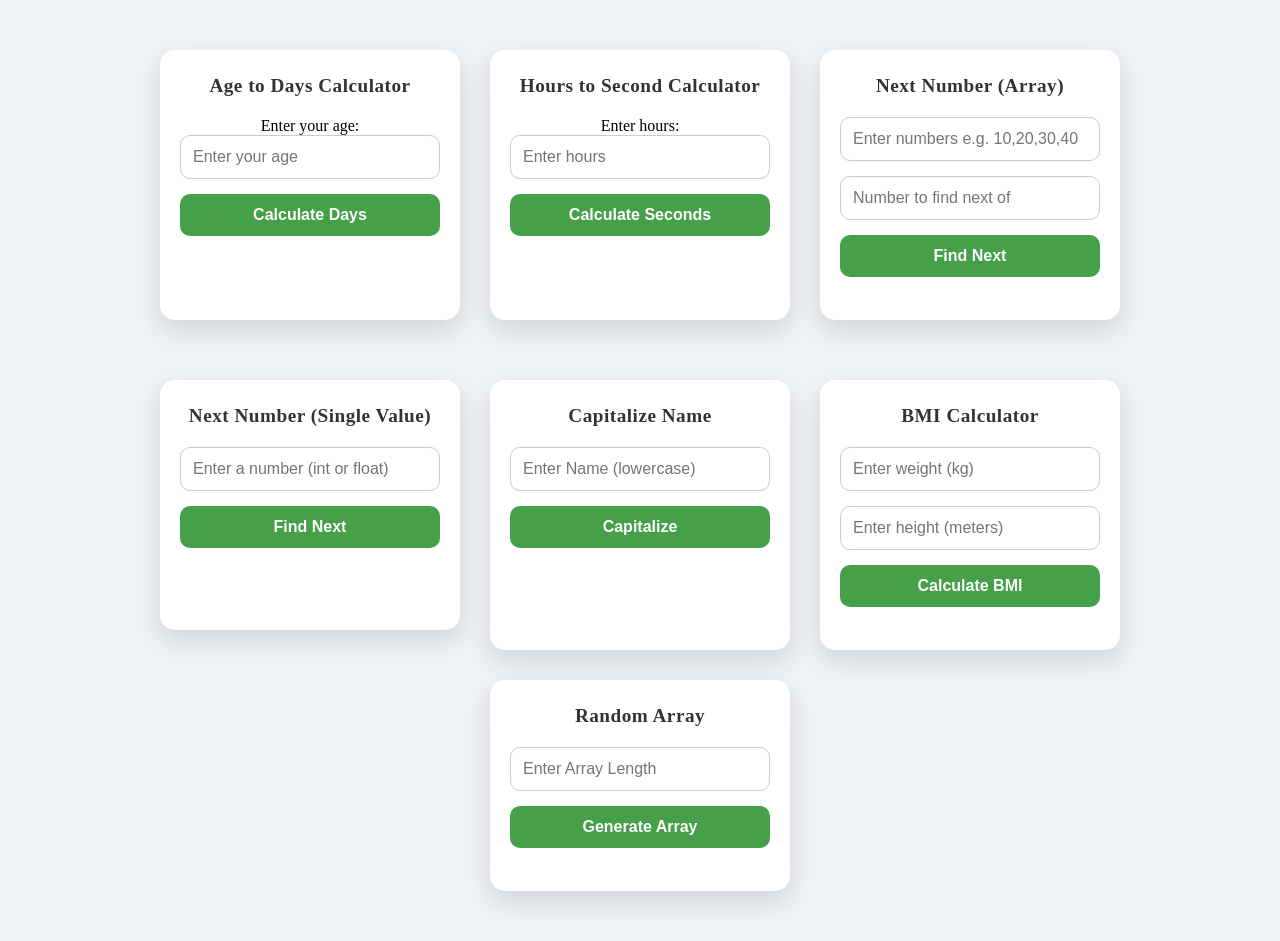
<file: JavaScript/index.html>
<!doctype html>
<html lang="en">

<head>
    <meta charset="UTF-8" />
    <meta name="viewport" content="width=device-width, initial-scale=1.0" />
    <title>JavaScript Age to Days</title>
    <link rel="stylesheet" href="style.css" />
</head>

<body>
    <section>
        <div class="card">
            <h3>Age to Days Calculator</h3>
            <label for="ageInput">Enter your age:</label>
            <input type="number" id="ageInput" placeholder="Enter your age" />
            <button onclick="handleAge()">Calculate Days</button>
            <p class="result" id="ageResult"></p>
        </div>

        <div class="card">
            <h3>Hours to Second Calculator</h3>
            <label for="hourInput">Enter hours:</label>
            <input type="number" id="hoursInput" placeholder="Enter hours" />
            <button onclick="handleHours()">Calculate Seconds</button>
            <p class="result" id="hoursResult"></p>
        </div>

        <div class="card">
            <h3>Next Number (Array)</h3>
            <input id="arrayInput" type="text" placeholder="Enter numbers e.g. 10,20,30,40">
            <input id="targetNumber" type="text" placeholder="Number to find next of">
            <button onclick="handleArrayNext()">Find Next</button>
            <p class="result" id="arrayResult"></p>
        </div>
    </section>

    <section>
        <div class="card single-next">
            <h3>Next Number (Single Value)</h3>

            <input id="singleNumber" type="text" placeholder="Enter a number (int or float)">

            <button onclick="handleSingleNext()">Find Next</button>

            <p class="result" id="singleResult"></p>
        </div>

        <div class="card">
            <h3>Capitalize Name</h3>
            <input type="text" id="nameInput" placeholder="Enter Name (lowercase)">
            <button onclick="handleName()">Capitalize</button>
            <p class="result" id="nameResult"></p>
        </div>

        <div class="card">
            <h3>BMI Calculator</h3>
            <input type="number" id="weightInput" placeholder="Enter weight (kg)">
            <input type="number" id="heightInput" placeholder="Enter height (meters)">
    
            <button onclick="handleBMI()">Calculate BMI</button>
            <p class="result" id="bmiResult"></p>
        </div>

        <div class="card">
            <h3>Random Array</h3>
            <input type="number" id="arrayLenghth" placeholder="Enter Array Length">
            <button onclick="handleFirstLast()">Generate Array</button>
            <p class="result" id="randomArrayResult"></p>
        </div>
    </section>

    <script src="script.js"></script>
</body>

</html>
</file>
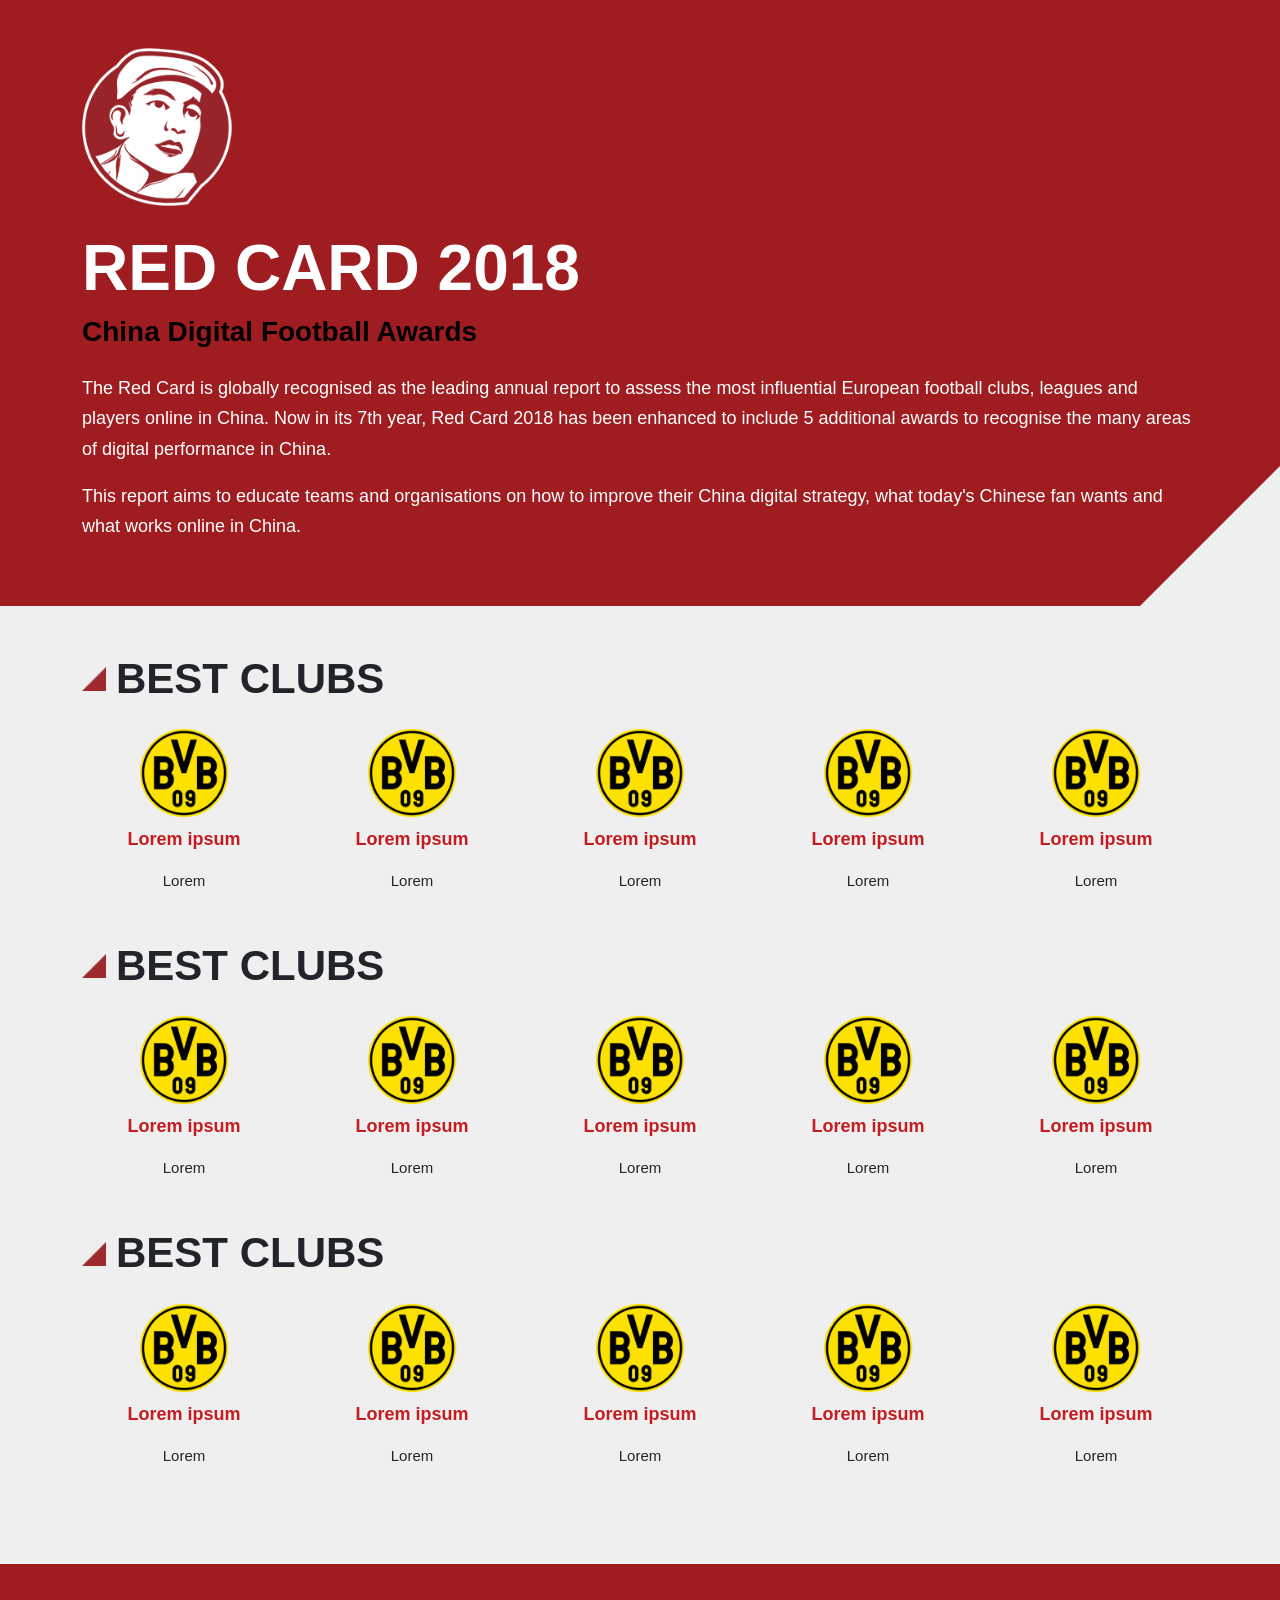
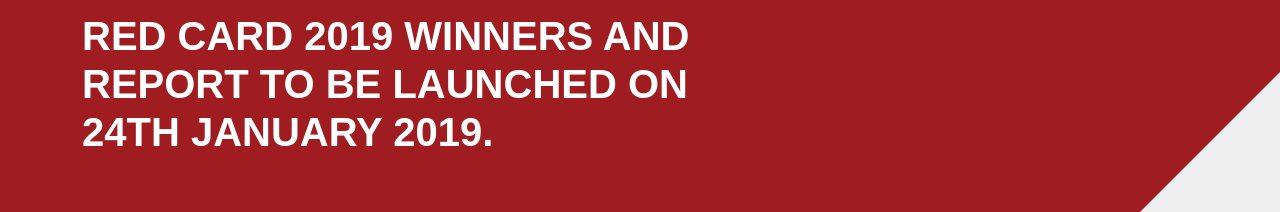
<file: task3-boostrap/index.html>
<!-- <!doctype html>
<html lang="en">
  <head>
    <meta charset="UTF-8" />
    <meta name="viewport" content="width=device-width, initial-scale=1.0" />

    <title>Red Card 2018</title>

    <link
      href="https://cdn.jsdelivr.net/npm/bootstrap@5.3.2/dist/css/bootstrap.min.css"
      rel="stylesheet"
    />

    <link rel="stylesheet" href="style.css" />
  </head>

  <body>
    <header class="hero py-5">
      <div class="container">
        <img src="images/logo.png" class="hero-logo mb-4" />

        <h1 class="hero-title">RED CARD 2018</h1>

        <h2 class="hero-subtitle mb-4">China Digital Football Awards</h2>

        <p class="hero-text">
          The Red Card is globally recognised as the leading annual report to
          assess the most influential European football clubs, leagues and
          players online in China. Now in its 7th year, Red Card 2018 has been
          enhanced to include 5 additional awards to recognise the many areas of
          digital performance in China.
        </p>

        <p class="hero-text">
          This report aims to educate teams and organisations on how to improve
          their China digital strategy, what today's Chinese fan wants and what
          works online in China.
        </p>
      </div>
    </header>

    <main class="py-5">
      <div class="container">
        <section class="mb-5">
          <h3 class="section-title mb-4">
            <img src="images/icon_awards.png" />

            BEST CLUBS
          </h3>

          <div class="row text-center row-cols-5">
            <div class="col club-item">
              <img src="images/1.png" class="mb-2" />
              <p>Lorem ipsum</p>
              <span>Lorem</span>
            </div>

            <div class="col club-item">
              <img src="images/1.png" class="mb-2" />
              <p>Lorem ipsum</p>
              <span>Lorem</span>
            </div>

            <div class="col club-item">
              <img src="images/1.png" class="mb-2" />
              <p>Lorem ipsum</p>
              <span>Lorem</span>
            </div>

            <div class="col club-item">
              <img src="images/1.png" class="mb-2" />
              <p>Lorem ipsum</p>
              <span>Lorem</span>
            </div>

            <div class="col club-item">
              <img src="images/1.png" class="mb-2" />
              <p>Lorem ipsum</p>
              <span>Lorem</span>
            </div>
          </div>
        </section>

        <section class="mb-5">
          <h3 class="section-title mb-4">
            <img src="images/icon_awards.png" />

            BEST CLUBS
          </h3>

          <div class="row text-center row-cols-5">
            <div class="col club-item">
              <img src="images/1.png" class="mb-2" />
              <p>Lorem ipsum</p>
              <span>Lorem</span>
            </div>

            <div class="col club-item">
              <img src="images/1.png" class="mb-2" />
              <p>Lorem ipsum</p>
              <span>Lorem</span>
            </div>

            <div class="col club-item">
              <img src="images/1.png" class="mb-2" />
              <p>Lorem ipsum</p>
              <span>Lorem</span>
            </div>

            <div class="col club-item">
              <img src="images/1.png" class="mb-2" />
              <p>Lorem ipsum</p>
              <span>Lorem</span>
            </div>

            <div class="col club-item">
              <img src="images/1.png" class="mb-2" />
              <p>Lorem ipsum</p>
              <span>Lorem</span>
            </div>
          </div>
        </section>

        <section class="mb-5">
          <h3 class="section-title mb-4">
            <img src="images/icon_awards.png" />

            BEST CLUBS
          </h3>

          <div class="row text-center row-cols-5">
            <div class="col club-item">
              <img src="images/1.png" class="mb-2" />
              <p>Lorem ipsum</p>
              <span>Lorem</span>
            </div>

            <div class="col club-item">
              <img src="images/1.png" class="mb-2" />
              <p>Lorem ipsum</p>
              <span>Lorem</span>
            </div>

            <div class="col club-item">
              <img src="images/1.png" class="mb-2" />
              <p>Lorem ipsum</p>
              <span>Lorem</span>
            </div>

            <div class="col club-item">
              <img src="images/1.png" class="mb-2" />
              <p>Lorem ipsum</p>
              <span>Lorem</span>
            </div>

            <div class="col club-item">
              <img src="images/1.png" class="mb-2" />
              <p>Lorem ipsum</p>
              <span>Lorem</span>
            </div>
          </div>
        </section>
      </div>
    </main>

    <footer class="footer-banner py-5">
      <div class="container">
        <h2>
          RED CARD 2019 WINNERS AND REPORT TO BE LAUNCHED ON 24TH JANUARY 2019.
        </h2>
      </div>
    </footer>
  </body>
</html> -->
<!doctype html>
<html lang="en">
  <head>
    <meta charset="UTF-8" />
    <meta name="viewport" content="width=device-width, initial-scale=1.0" />

    <title>Red Card 2018</title>

    <link
      href="https://cdn.jsdelivr.net/npm/bootstrap@5.3.2/dist/css/bootstrap.min.css"
      rel="stylesheet"
    />

    <link rel="stylesheet" href="style.css" />
  </head>

  <body>
    <header class="hero py-5">
      <div class="container">
        <img src="images/logo.png" class="hero-logo mb-4 img-fluid" />

        <h1 class="hero-title">RED CARD 2018</h1>

        <h2 class="hero-subtitle mb-4">China Digital Football Awards</h2>

        <p class="hero-text">
          The Red Card is globally recognised as the leading annual report to
          assess the most influential European football clubs, leagues and
          players online in China. Now in its 7th year, Red Card 2018 has been
          enhanced to include 5 additional awards to recognise the many areas of
          digital performance in China.
        </p>

        <p class="hero-text">
          This report aims to educate teams and organisations on how to improve
          their China digital strategy, what today's Chinese fan wants and what
          works online in China.
        </p>
      </div>
    </header>

    <main class="py-5">
      <div class="container">

        <!-- SECTION 1 -->
        <section class="mb-5">
          <h3 class="section-title mb-4">
            <img src="images/icon_awards.png" />
            BEST CLUBS
          </h3>

          <!-- BREAKPOINTS ADDED HERE -->
          <div class="row text-center row-cols-1 row-cols-sm-2 row-cols-md-3 row-cols-lg-4 row-cols-xl-5">

            <div class="col club-item">
              <img src="images/1.png" class="img-fluid mb-2" />
              <p>Lorem ipsum</p>
              <span>Lorem</span>
            </div>

            <div class="col club-item">
              <img src="images/1.png" class="img-fluid mb-2" />
              <p>Lorem ipsum</p>
              <span>Lorem</span>
            </div>

            <div class="col club-item">
              <img src="images/1.png" class="img-fluid mb-2" />
              <p>Lorem ipsum</p>
              <span>Lorem</span>
            </div>

            <div class="col club-item">
              <img src="images/1.png" class="img-fluid mb-2" />
              <p>Lorem ipsum</p>
              <span>Lorem</span>
            </div>

            <div class="col club-item">
              <img src="images/1.png" class="img-fluid mb-2" />
              <p>Lorem ipsum</p>
              <span>Lorem</span>
            </div>

          </div>
        </section>

        <!-- SECTION 2 -->
        <section class="mb-5">
          <h3 class="section-title mb-4">
            <img src="images/icon_awards.png" />
            BEST CLUBS
          </h3>

          <!-- BREAKPOINTS ADDED HERE -->
          <div class="row text-center row-cols-1 row-cols-sm-2 row-cols-md-3 row-cols-lg-4 row-cols-xl-5">

            <div class="col club-item">
              <img src="images/1.png" class="img-fluid mb-2" />
              <p>Lorem ipsum</p>
              <span>Lorem</span>
            </div>

            <div class="col club-item">
              <img src="images/1.png" class="img-fluid mb-2" />
              <p>Lorem ipsum</p>
              <span>Lorem</span>
            </div>

            <div class="col club-item">
              <img src="images/1.png" class="img-fluid mb-2" />
              <p>Lorem ipsum</p>
              <span>Lorem</span>
            </div>

            <div class="col club-item">
              <img src="images/1.png" class="img-fluid mb-2" />
              <p>Lorem ipsum</p>
              <span>Lorem</span>
            </div>

            <div class="col club-item">
              <img src="images/1.png" class="img-fluid mb-2" />
              <p>Lorem ipsum</p>
              <span>Lorem</span>
            </div>

          </div>
        </section>

        <!-- SECTION 3 -->
        <section class="mb-5">
          <h3 class="section-title mb-4">
            <img src="images/icon_awards.png" />
            BEST CLUBS
          </h3>

          <!-- BREAKPOINTS ADDED HERE -->
          <div class="row text-center row-cols-1 row-cols-sm-2 row-cols-md-3 row-cols-lg-4 row-cols-xl-5">

            <div class="col club-item">
              <img src="images/1.png" class="img-fluid mb-2" />
              <p>Lorem ipsum</p>
              <span>Lorem</span>
            </div>

            <div class="col club-item">
              <img src="images/1.png" class="img-fluid mb-2" />
              <p>Lorem ipsum</p>
              <span>Lorem</span>
            </div>

            <div class="col club-item">
              <img src="images/1.png" class="img-fluid mb-2" />
              <p>Lorem ipsum</p>
              <span>Lorem</span>
            </div>

            <div class="col club-item">
              <img src="images/1.png" class="img-fluid mb-2" />
              <p>Lorem ipsum</p>
              <span>Lorem</span>
            </div>

            <div class="col club-item">
              <img src="images/1.png" class="img-fluid mb-2" />
              <p>Lorem ipsum</p>
              <span>Lorem</span>
            </div>

          </div>
        </section>

      </div>
    </main>

    <footer class="footer-banner py-5">
      <div class="container">
        <h2>
          RED CARD 2019 WINNERS AND REPORT TO BE LAUNCHED ON 24TH JANUARY 2019.
        </h2>
      </div>
    </footer>
  </body>
</html>
</file>
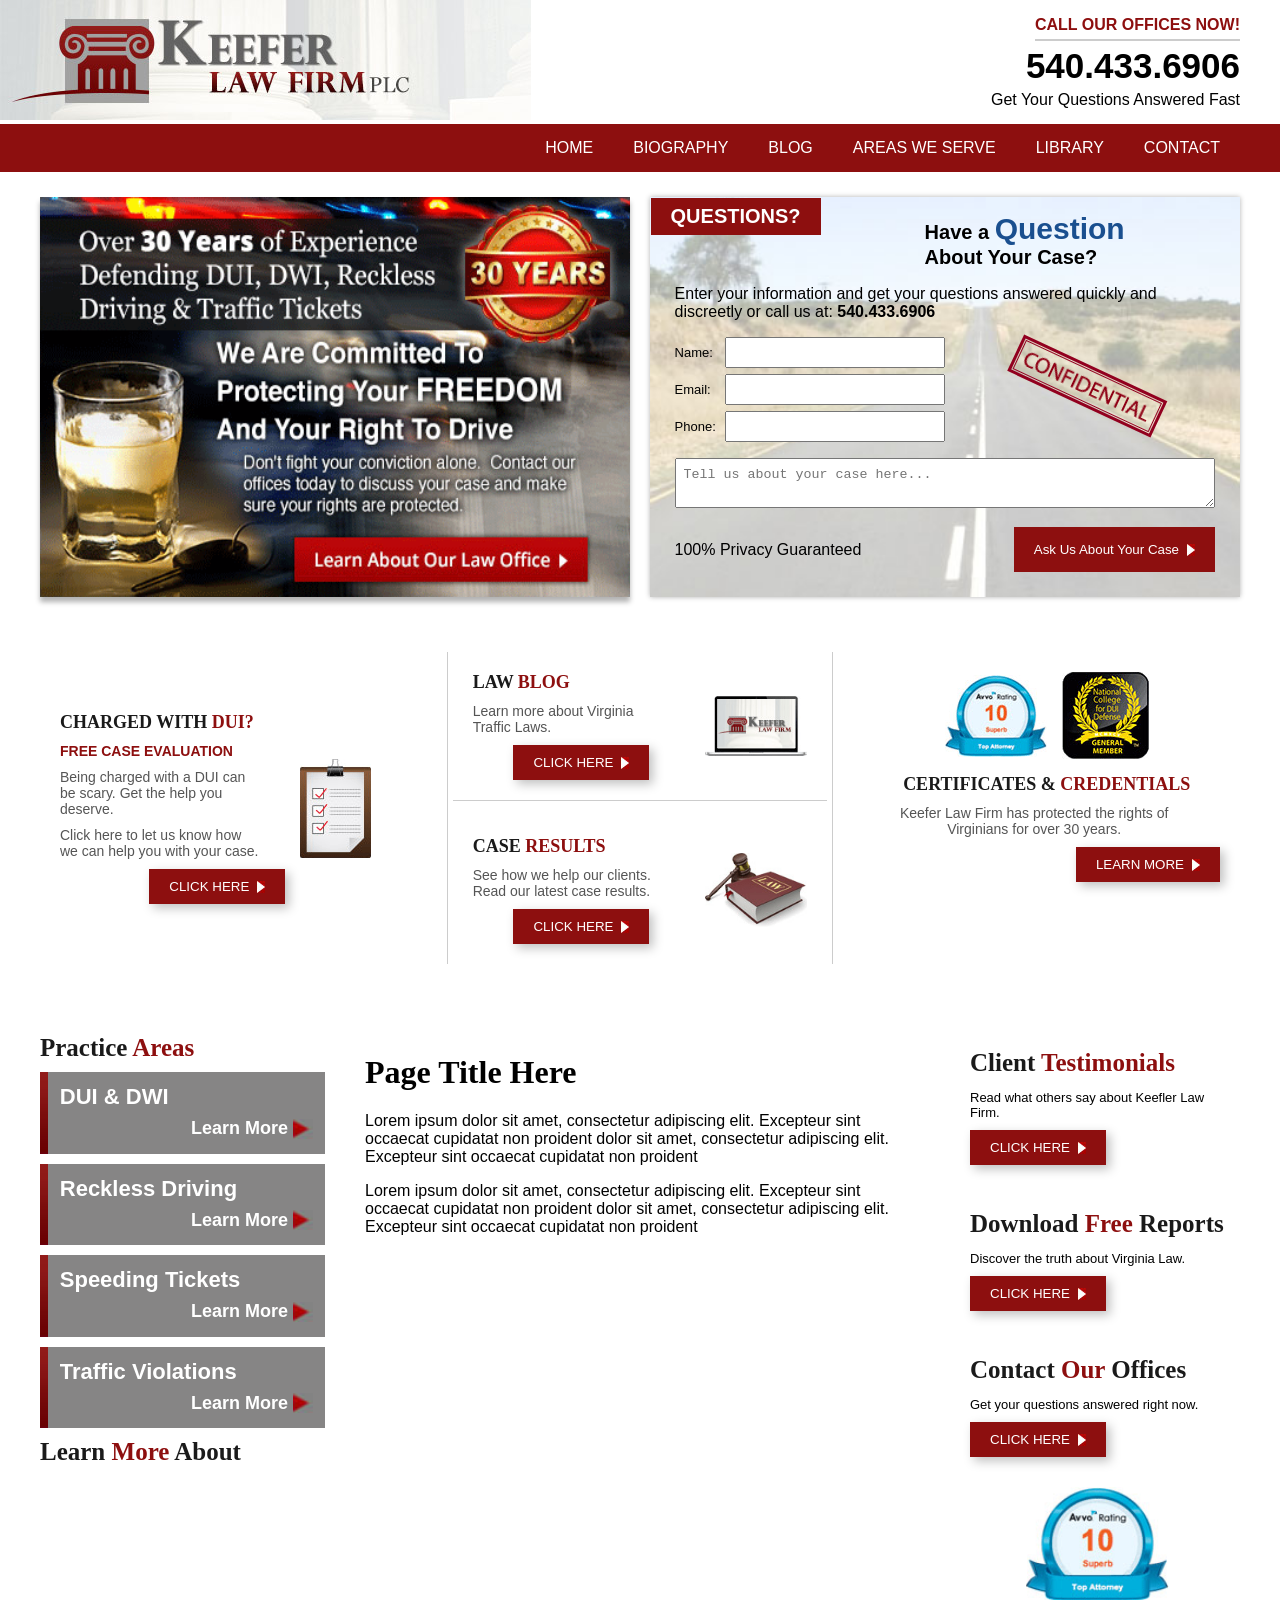
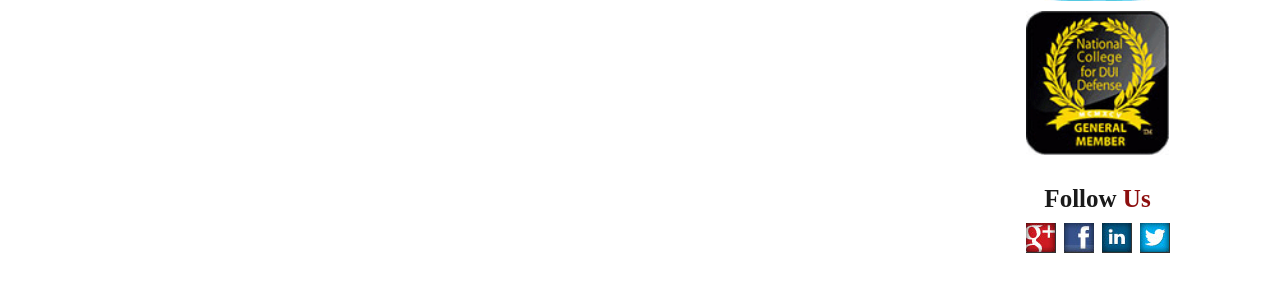
<file: task4/index.html>
<!doctype html>
<html lang="en">

<head>
    <meta charset="UTF-8" />
    <meta name="viewport" content="width=device-width, initial-scale=1.0">
    <title>Keefer Law Firm</title>
    <link rel="stylesheet" href="style.css" />
</head>

<body>
    <header class="header">
        <div class="header-flex">
            <div class="logo">
                <img src="images/logo.png" />
            </div>

            <div class="header-contact">
                <p>CALL OUR OFFICES NOW!</p>
                <h1>540.433.6906</h1>
                <span>Get Your Questions Answered Fast</span>
            </div>
        </div>
    </header>

    <nav class="navbar">
        <div class="container nav-wrapper">

            <img src="images/responsive_menu_icon.png" class="menu-toggle" id="menu-toggle" alt="menu" />

            <ul class="nav-menu">
                <li><a href="#">HOME</a></li>
                <li><a href="#">BIOGRAPHY</a></li>
                <li><a href="#">BLOG</a></li>
                <li><a href="#">AREAS WE SERVE</a></li>
                <li><a href="#">LIBRARY</a></li>
                <li><a href="#">CONTACT</a></li>
            </ul>

        </div>
    </nav>

    <section class="hero">
        <div class="container hero-grid">
            <div class="hero-left">
                <img src="images/gurantee_banner.gif" />
            </div>

            <div class="hero-right">
                <div class="hero-title">
                    <div class="question-label">QUESTIONS?</div>

                    <h2>Have a <span>Question</span><br />About Your Case?</h2>
                </div>

                <p class="hero-text">
                    Enter your information and get your questions answered quickly and
                    discreetly or call us at: <strong>540.433.6906</strong>
                </p>
                <div class="form-img">

                    <div class="hero-form">

                        <form class="">
                            <div class="form-row">
                                <label>Name:</label>
                                <input type="text" />
                            </div>

                            <div class="form-row">
                                <label>Email:</label>
                                <input type="email" />
                            </div>

                            <div class="form-row">
                                <label>Phone:</label>
                                <input type="text" />
                            </div>
                        </form>
                    </div>

                    <div class="img-confidential">

                        <img class="confidential" src="images/confidential.png" />
                    </div>
                </div>
                <textarea placeholder="Tell us about your case here..."></textarea>
                <div class="hero-bottom">

                    <span>100% Privacy Guaranteed</span>

                    <button class="btn-red">
                        Ask Us About Your Case
                        <img src="images/bullet_white.gif" />
                    </button>
                </div>
            </div>
        </div>
    </section>

    <section class="info-section">
        <div class="container info-grid">
            <div class="info-col col-1">
                <div class="info-card">
                    <div class="card-text">
                        <h3>CHARGED WITH <span>DUI?</span></h3>
                        <p class="highlight">FREE CASE EVALUATION</p>
                        <p>
                            Being charged with a DUI can be scary. Get the help you deserve.
                        </p>
                        <p>
                            Click here to let us know how we can help you with your case.
                        </p>
                        <button class="btn-card">
                            CLICK HERE
                            <img src="images/bullet_white.gif" />
                        </button>
                    </div>
                    <div class="icon">
                        <img src="images/paste_board.gif" alt="clipboard icon" />
                    </div>
                </div>
            </div>

            <div class="info-col col-2">
                <div class="info-card">
                    <div class="card-text">
                        <h3>LAW <span>BLOG</span></h3>
                        <p>Learn more about Virginia Traffic Laws.</p>
                        <button class="btn-card">
                            CLICK HERE
                            <img src="images/bullet_white.gif" />
                        </button>
                    </div>
                    <div class="icon">
                        <img src="images/pic1.gif" alt="law book icon" />
                    </div>
                </div>
                <div class="info-card">
                    <div class="card-text">
                        <h3>CASE <span>RESULTS</span></h3>
                        <p>See how we help our clients. Read our latest case results.</p>
                        <button class="btn-card">
                            CLICK HERE
                            <img src="images/bullet_white.gif" />
                        </button>
                    </div>
                    <div class="icon">
                        <img src="images/order_icon.gif" alt="law book icon" />
                    </div>
                </div>
            </div>

            <div class="info-col col-3">
                <div class="info-card">
                    <div class="icons">
                        <img src="images/qqq.gif" alt="certificate 1" />
                        <img src="images/national_college_small.gif" alt="certificate 2" />
                    </div>
                    <div class="card-text">
                        <h3>CERTIFICATES & <span>CREDENTIALS</span></h3>
                        <p>
                            Keefer Law Firm has protected the rights of Virginians for over
                            30 years.
                        </p>
                        <button class="btn-card">
                            LEARN MORE
                            <img src="images/bullet_white.gif" />
                        </button>
                    </div>
                </div>
            </div>
        </div>
    </section>

    <div class="main-container">
        <aside class="sidebar left-sidebar">
            <h3>Practice <span>Areas</span></h3>

            <div class="practice-list">
                <div class="practice-item">
                    <div class="bar"><img src="./images/menu_bg.gif" alt=""></div>
                    <div class="practice-content">
                        <h4>DUI & DWI</h4>
                        <a href="#" class="learn-more">
                            Learn More
                            <img src="./images/bullet_red.gif" alt="">
                        </a>
                    </div>
                </div>

                <div class="practice-item">
                    <div class="bar"><img src="./images/menu_bg.gif" alt=""></div>
                    <div class="practice-content">
                        <h4>Reckless Driving</h4>
                        <a href="#" class="learn-more">Learn More <img src="./images/bullet_red.gif" alt=""></a>
                    </div>
                </div>

                <div class="practice-item">
                    <div class="bar"><img src="./images/menu_bg.gif" alt=""></div>
                    <div class="practice-content">
                        <h4>Speeding Tickets</h4>
                        <a href="#" class="learn-more">Learn More <img src="./images/bullet_red.gif" alt=""></a>
                    </div>
                </div>

                <div class="practice-item">
                    <div class="bar"><img src="./images/menu_bg.gif" alt=""></div>
                    <div class="practice-content">
                        <h4>Traffic Violations</h4>
                        <a href="#" class="learn-more">Learn More <img src="./images/bullet_red.gif" alt=""></a>
                    </div>
                </div>
                <div>
                    <h3>Learn <span>More</span> About</h3>
                </div>
            </div>
        </aside>


        <main class="main-content">
            <h1>Page Title Here</h1>
            <p>
                Lorem ipsum dolor sit amet, consectetur adipiscing elit. Excepteur
                sint occaecat cupidatat non proident dolor sit amet, consectetur adipiscing elit. Excepteur
                sint occaecat cupidatat non proident
            </p>
            <p>
                Lorem ipsum dolor sit amet, consectetur adipiscing elit. Excepteur
                sint occaecat cupidatat non proident dolor sit amet, consectetur adipiscing elit. Excepteur
                sint occaecat cupidatat non proident
            </p>
        </main>


        <aside class="sidebar right-sidebar">
            <div class="wid">
                <div class="widget">
                    <h3>Client <span>Testimonials</span></h3>
                    <p>Read what others say about Keefler Law Firm.</p>
                    <button class="btn-card">
                        CLICK HERE
                        <img src="images/bullet_white.gif" />
                    </button>
                </div>

                <div class="widget">
                    <h3>Download <span>Free</span> Reports</h3>
                    <p>Discover the truth about Virginia Law.</p>
                    <button class="btn-card">
                        CLICK HERE
                        <img src="images/bullet_white.gif" />
                    </button>
                </div>

                <div class="widget">
                    <h3>Contact <span>Our</span> Offices</h3>
                    <p>Get your questions answered right now.</p>
                    <button class="btn-card">
                        CLICK HERE
                        <img src="images/bullet_white.gif" />
                    </button>
                </div>
            </div>


            <div class="badges">
                <img src="./images/avo_rating_large.gif" alt="badge" />
                <img src="./images/national_college_large.gif" alt="badge" />
            </div>

            <div class="social">
                <h3>Follow <span>Us</span> </h3>
                <div class="social-icons">
                    <a href="#"><img src="./images/google_icon.gif" alt=""></a>
                    <a href="#"><img src="./images/fb_icon.gif" alt=""></a>
                    <a href="#"><img src="./images/linked_icon.gif" alt=""></a>
                    <a href="#"><img src="./images/twitter_icon.gif" alt=""></a>
                </div>
            </div>
        </aside>
    </div>

    <script>
        const toggle = document.getElementById('menu-toggle');
        const menu = document.querySelector('.nav-menu');

        toggle.addEventListener('click', () => {
            menu.classList.toggle('active');
        });
    </script>


</body>

</html>
</file>
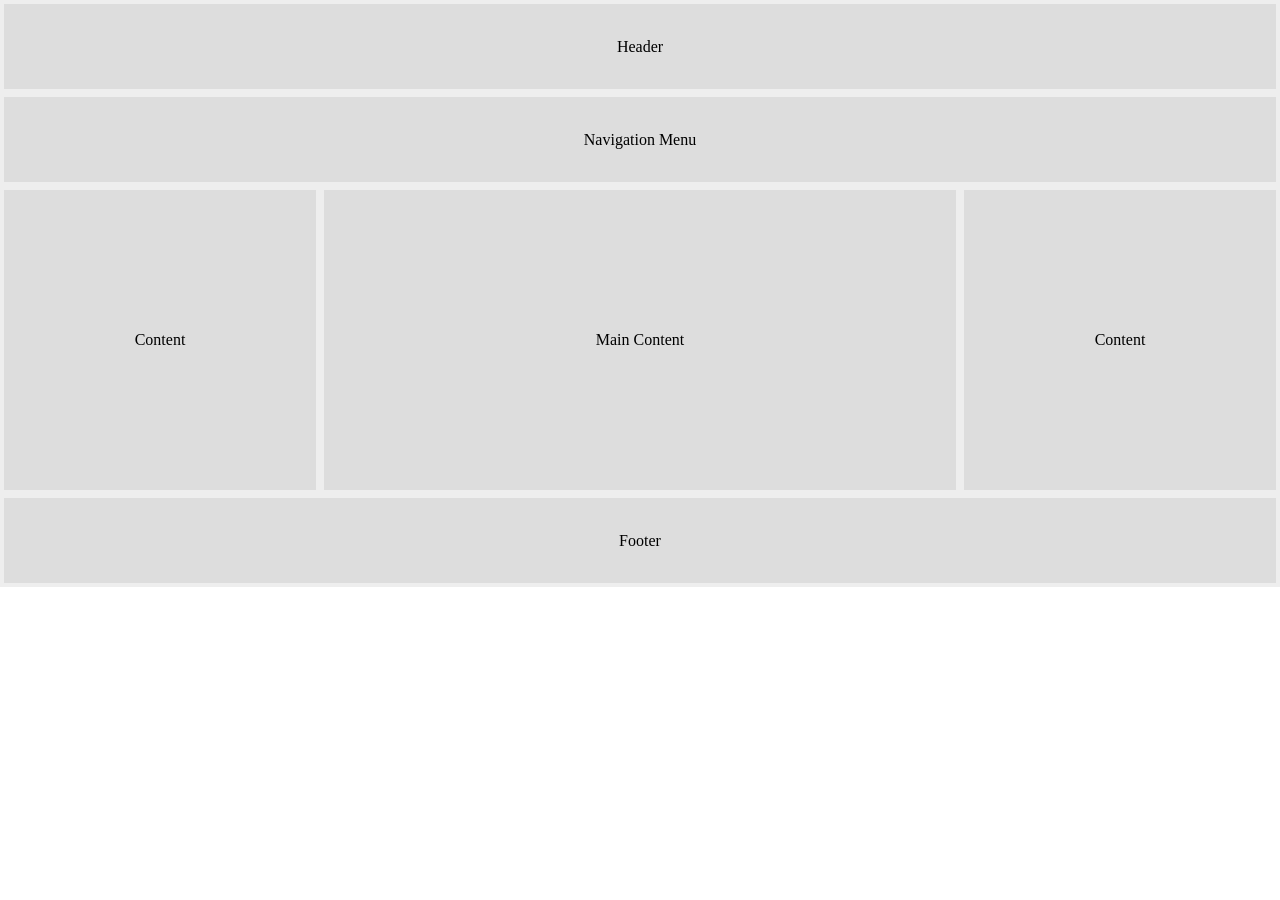
<file: first-task.html>
<!DOCTYPE html>
<html lang="en">
<head>
<meta charset="UTF-8">
<title>Task 1</title>

<style>

body{
    margin:0;
}

header, nav, aside, main, footer{
    background:#ddd;
    border:4px solid #eee;
    height:85px;
    display:flex;
    justify-content:center;
    align-items:center;
}

.container{
    display:grid;
    grid-template-columns: 1fr 2fr 1fr;
}

main{
    height:300px;
}

aside{
    height:300px;
}

</style>
</head>

<body>

<header>
    Header
</header>

<nav>
    Navigation Menu
</nav>

<section class="container">
    
    <aside>
        Content
    </aside>

    <main>
        Main Content
    </main>

    <aside>
        Content
    </aside>

</section>

<footer>
    Footer
</footer>

</body>
</html>
</file>
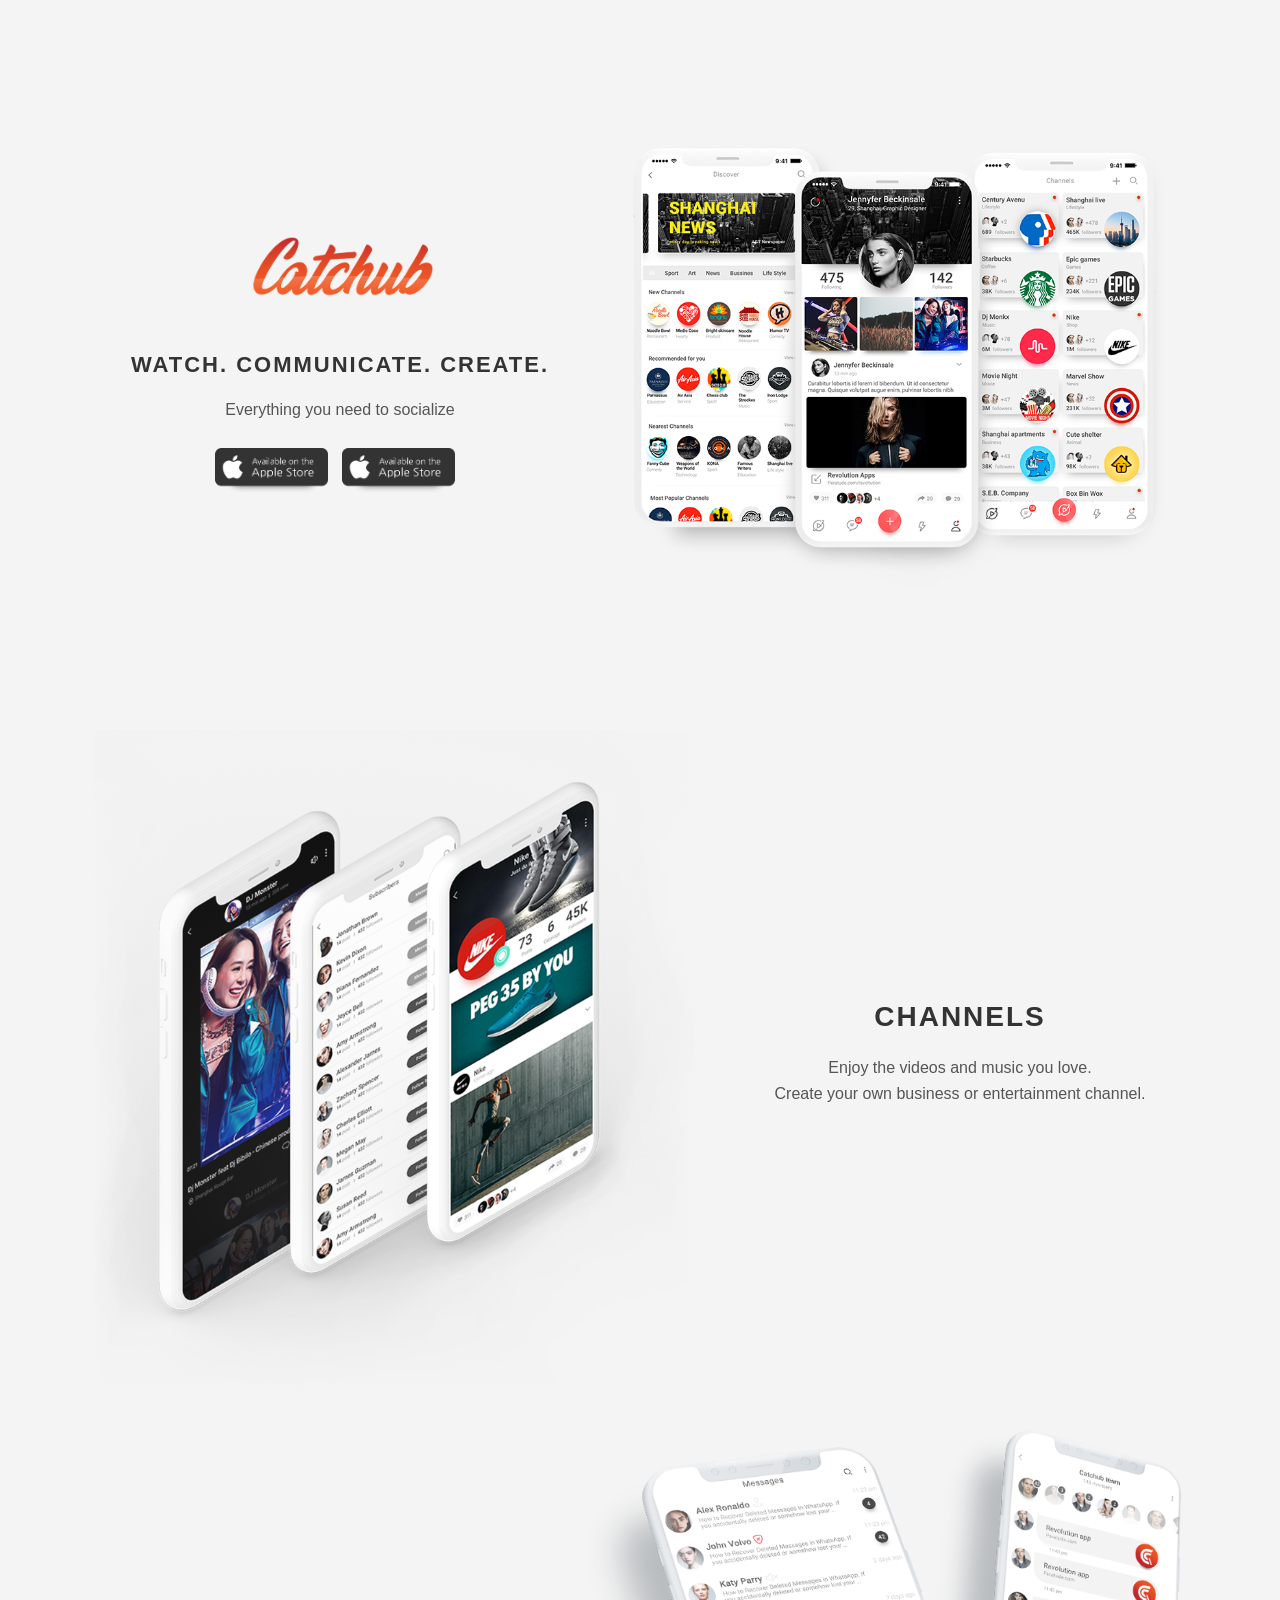
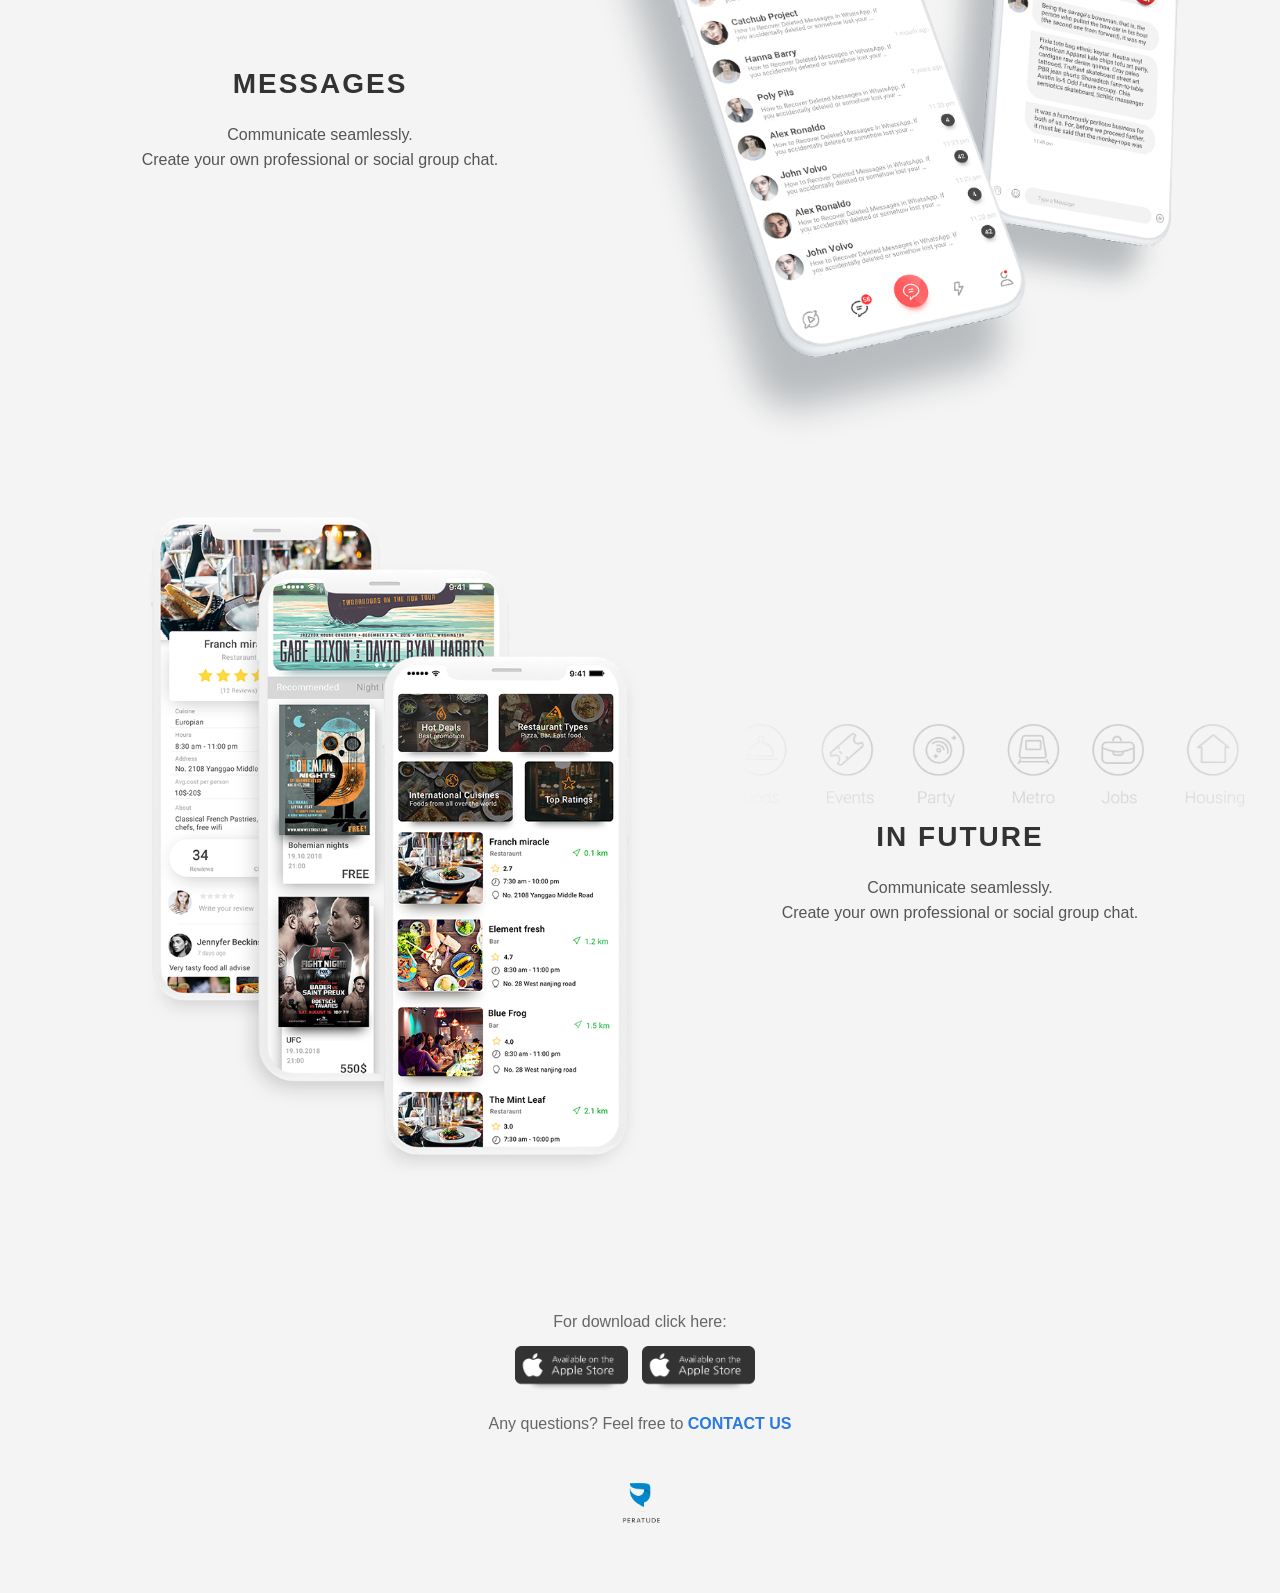
<file: task2/index-task2.html>
<!-- <!DOCTYPE html>
<html lang="en">
<head>
    <meta charset="UTF-8">
    <meta name="viewport" content="width=device-width, initial-scale=1.0">
    <title>Frontend Task</title>
    <link rel="icon" type="image/jpg" href="images/favicon.jpg">
    <link rel="stylesheet" href="style-task2.css">
</head>
<body>
    <section class="hero">

  <div class="hero-left">

    <img class="logo" src="images/logo (1).png" alt="Catchub logo">

    <p class="tagline">WATCH. COMMUNICATE. CREATE.</p>
    <p class="subtext">Everything you need to socialise</p>

    <div class="store-buttons">
      <img src="images/app_store.png" alt="App Store">
      <img src="images/app_store.png" alt="Play Store">
    </div>

  </div>

  <div class="hero-right">
    <img src="images/top_screens.png" alt="App screens">
  </div>

    </section>

    <section class="channels">
  <div class="wave wave-left"></div> 
  <div class="channels-image">
    <img src="images/sec_screens.png" alt="Channels">
  </div>
  <div class="channels-text">
    <h2>CHANNELS</h2>
    <p>Enjoy the videos and music you love.<br>Create your own business or entertainment channel.</p>
  </div>
</section>

<section class="messages">
  <div class="wave wave-right"></div> 
  <div class="messages-text">
    <h2>MESSAGES</h2>
    <p>Communicate seamlessly.<br>Create your own professional or social group chat.</p>
  </div>
  <div class="messages-image">
    <img src="images/thhh_screens.png" alt="Messages">
  </div>
</section>

<section class="future">
  <div class="wave wave-left"></div> 
  <div class="future-image">
    <img src="images/for_screens.png" alt="Future Features">
  </div>
    <div class="future-right">
        <img  src="images/vectors.png" alt="Future Features">
        <div class="future-text">
            
            <h2>IN FUTURE</h2>
            <p>Communicate seamlessly.<br>Create your own professional or social group chat.</p>
          </div>
  </div>
</section>

    <footer>

    <p>For download click here:</p>

    <div class="store-buttons">
        <img src="images/app_store.png">
        <img src="images/app_store.png">
    </div>

    <p>
        Any questions? Feel free to
        <a href="#">CONTACT US</a>
    </p>

    <img src="images/peratude.png" class="footer-logo">

    </footer>

</body>
</html> -->

<!DOCTYPE html>
<html lang="en">
<head>
  <meta charset="UTF-8">
  <meta name="viewport" content="width=device-width, initial-scale=1.0">
  <title>Catchub App</title>
  <link rel="icon" type="image/png" href="images/favicon.png">
  <link rel="stylesheet" href="style-task2.css">
</head>
<body>

<!-- Hero Section -->
<section class="hero">
  <div class="hero-left">
    <img class="logo" src="images/logo (1).png" alt="Catchub logo">
    <p class="tagline">WATCH. COMMUNICATE. CREATE.</p>
    <p class="subtext">Everything you need to socialize</p>
    <div class="store-buttons">
      <img src="images/app_store.png" alt="App Store">
      <img src="images/app_store.png" alt="Play Store">
    </div>
  </div>

  <div class="hero-right">
    <img src="images/top_screens.png" alt="App Screens">
  </div>
</section>

<!-- Channels Section -->
<section class="section-flex">
  <div class="section-image">
    <img src="images/sec_screens.png" alt="Channels">
  </div>
  <div class="section-text">
    <h2>CHANNELS</h2>
    <p>Enjoy the videos and music you love.<br>Create your own business or entertainment channel.</p>
  </div>
</section>

<!-- Messages Section -->
<section class="section-flex">
  <div class="section-text">
    <h2>MESSAGES</h2>
    <p>Communicate seamlessly.<br>Create your own professional or social group chat.</p>
  </div>
  <div class="section-image">
    <img src="images/thhh_screens.png" alt="Messages">
  </div>
</section>

<!-- Future Features Section -->
<section class="section-flex">
  <div class="section-image">
    <img src="images/for_screens.png" alt="Future Features">
  </div>
  <div class="section-text">
    <img src="images/vectors.png" alt="Future Vectors">
    <h2>IN FUTURE</h2>
    <p>Communicate seamlessly.<br>Create your own professional or social group chat.</p>
    
  </div>
</section>

<!-- Footer -->
<footer>
  <p>For download click here:</p>
  <div class="store-buttons">
    <img src="images/app_store.png" alt="App Store">
    <img src="images/app_store.png" alt="Play Store">
  </div>
  <p>Any questions? Feel free to <a href="#">CONTACT US</a></p>
  <img src="images/peratude.png" class="footer-logo" alt="Catchub Footer Logo">
</footer>

</body>
</html>
</file>
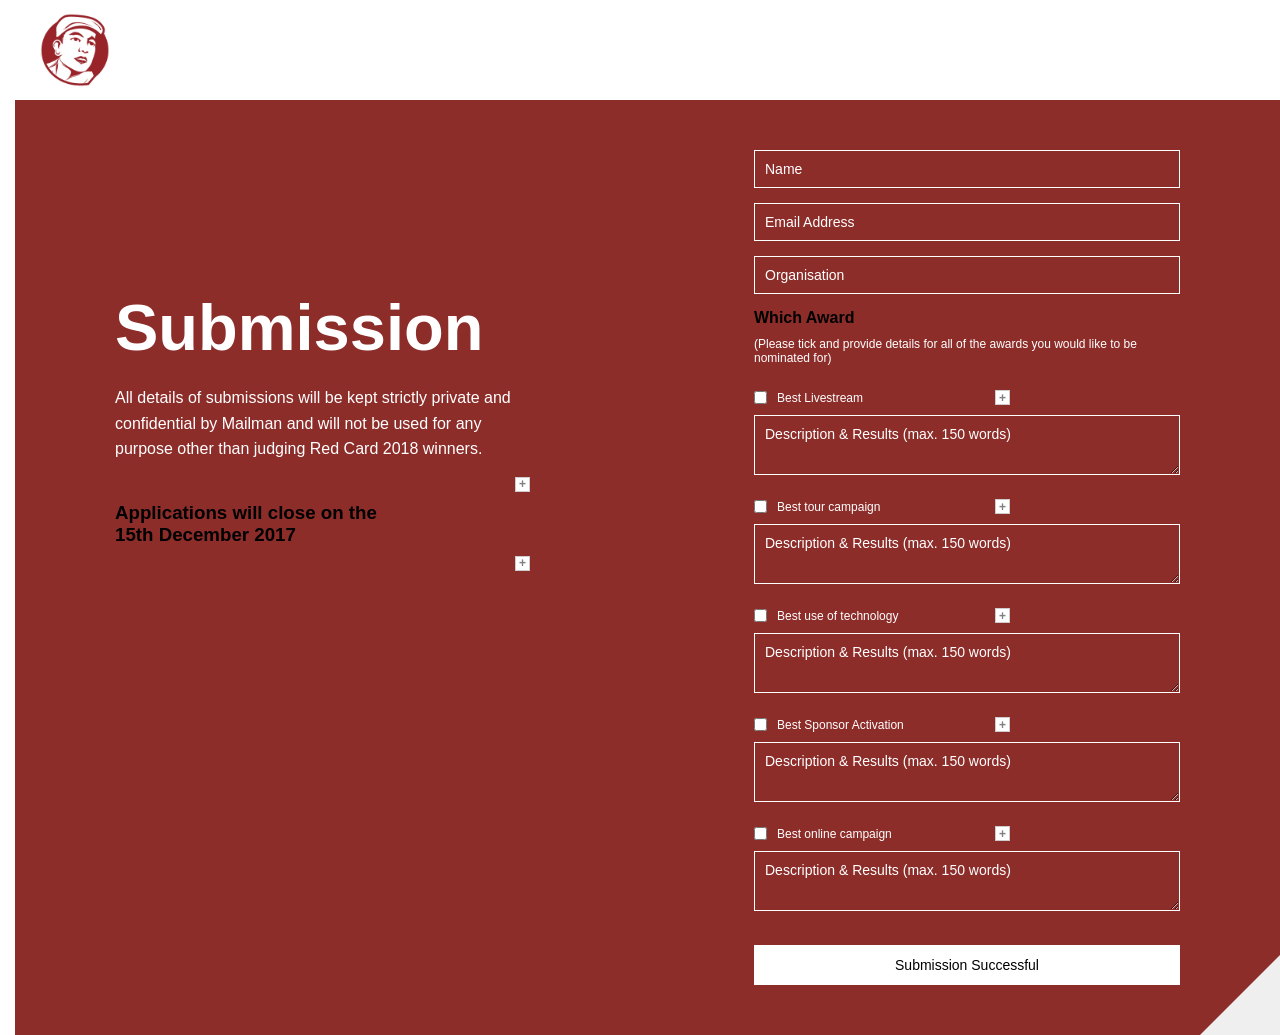
<file: task3/task-3-2.html>
<!DOCTYPE html>
<html lang="en">
<head>
<meta charset="UTF-8">
<meta name="viewport" content="width=device-width, initial-scale=1.0">
<title>Submission Form</title>
<link rel="stylesheet" href="style-3-2.css">
</head>

<body>

<header class="header">
    <img src="images/logo.png" class="logo">
</header>

<section class="main">

    <div class="left">
        <h1>Submission</h1>

        <p>
        All details of submissions will be kept strictly private and
        confidential by Mailman and will not be used for any purpose
        other than judging Red Card 2018 winners.
        </p>
        <button type="button" class="plus-inline">+</button>

        <h3>
        Applications will close on the <br>
        15th December 2017
        </h3>
        <button type="button" class="plus-inline">+</button>
    </div>


    <div class="right">

    <form class="form">

        <div class="inputs">
            <input type="text" placeholder="Name">
            <input type="email" placeholder="Email Address">
            <input type="text" placeholder="Organisation">
        </div>

        <div class="awards">

            <h2>Which Award</h2>
            <p class="small">
            (Please tick and provide details for all of the awards you would like to be nominated for)
            </p>

            <div class="award">
                <div class="award-options">
                    <div class="checkbox-label">
                        <input type="checkbox" id="award2" name="award2">
                        <label for="award2">Best Livestream</label>
                    </div>
                    <button type="button" class="plus-inline">+</button>
                </div>
                <textarea placeholder="Description & Results (max. 150 words)"></textarea>
                <div class="award-options">
                    <div class="checkbox-label">
                        <input type="checkbox" id="award1" name="award1">
                        <label for="award1">Best tour campaign</label>
                    </div>
                    <button type="button" class="plus-inline">+</button>
                </div>
            </div>

            <div class="award">
                
                <textarea placeholder="Description & Results (max. 150 words)"></textarea>
                <div class="award-options">
                    <div class="checkbox-label">
                        <input type="checkbox" id="award2" name="award2">
                        <label for="award2">Best use of technology</label>
                    </div>
                    <button type="button" class="plus-inline">+</button>
                </div>
            </div>

            <div class="award">
                <textarea placeholder="Description & Results (max. 150 words)"></textarea>
                <div class="award-options">
                    <div class="checkbox-label">
                        <input type="checkbox" id="award3" name="award3">
                        <label for="award3">Best Sponsor Activation</label>
                    </div>
                    <button type="button" class="plus-inline">+</button>
                </div>
            </div>

            <div class="award">
                <textarea placeholder="Description & Results (max. 150 words)"></textarea>
                <div class="award-options">
                    <div class="checkbox-label">
                        <input type="checkbox" id="award4" name="award4">
                        <label for="award4">Best online campaign</label>
                    </div>
                    <button type="button" class="plus-inline">+</button>
                </div>
            </div>

            <div class="award">
                <textarea placeholder="Description & Results (max. 150 words)"></textarea>
            </div>

        </div>

        <button type="submit">Submission Successful</button>

    </form>

    </div>

</section>

</body>
</html>
</file>
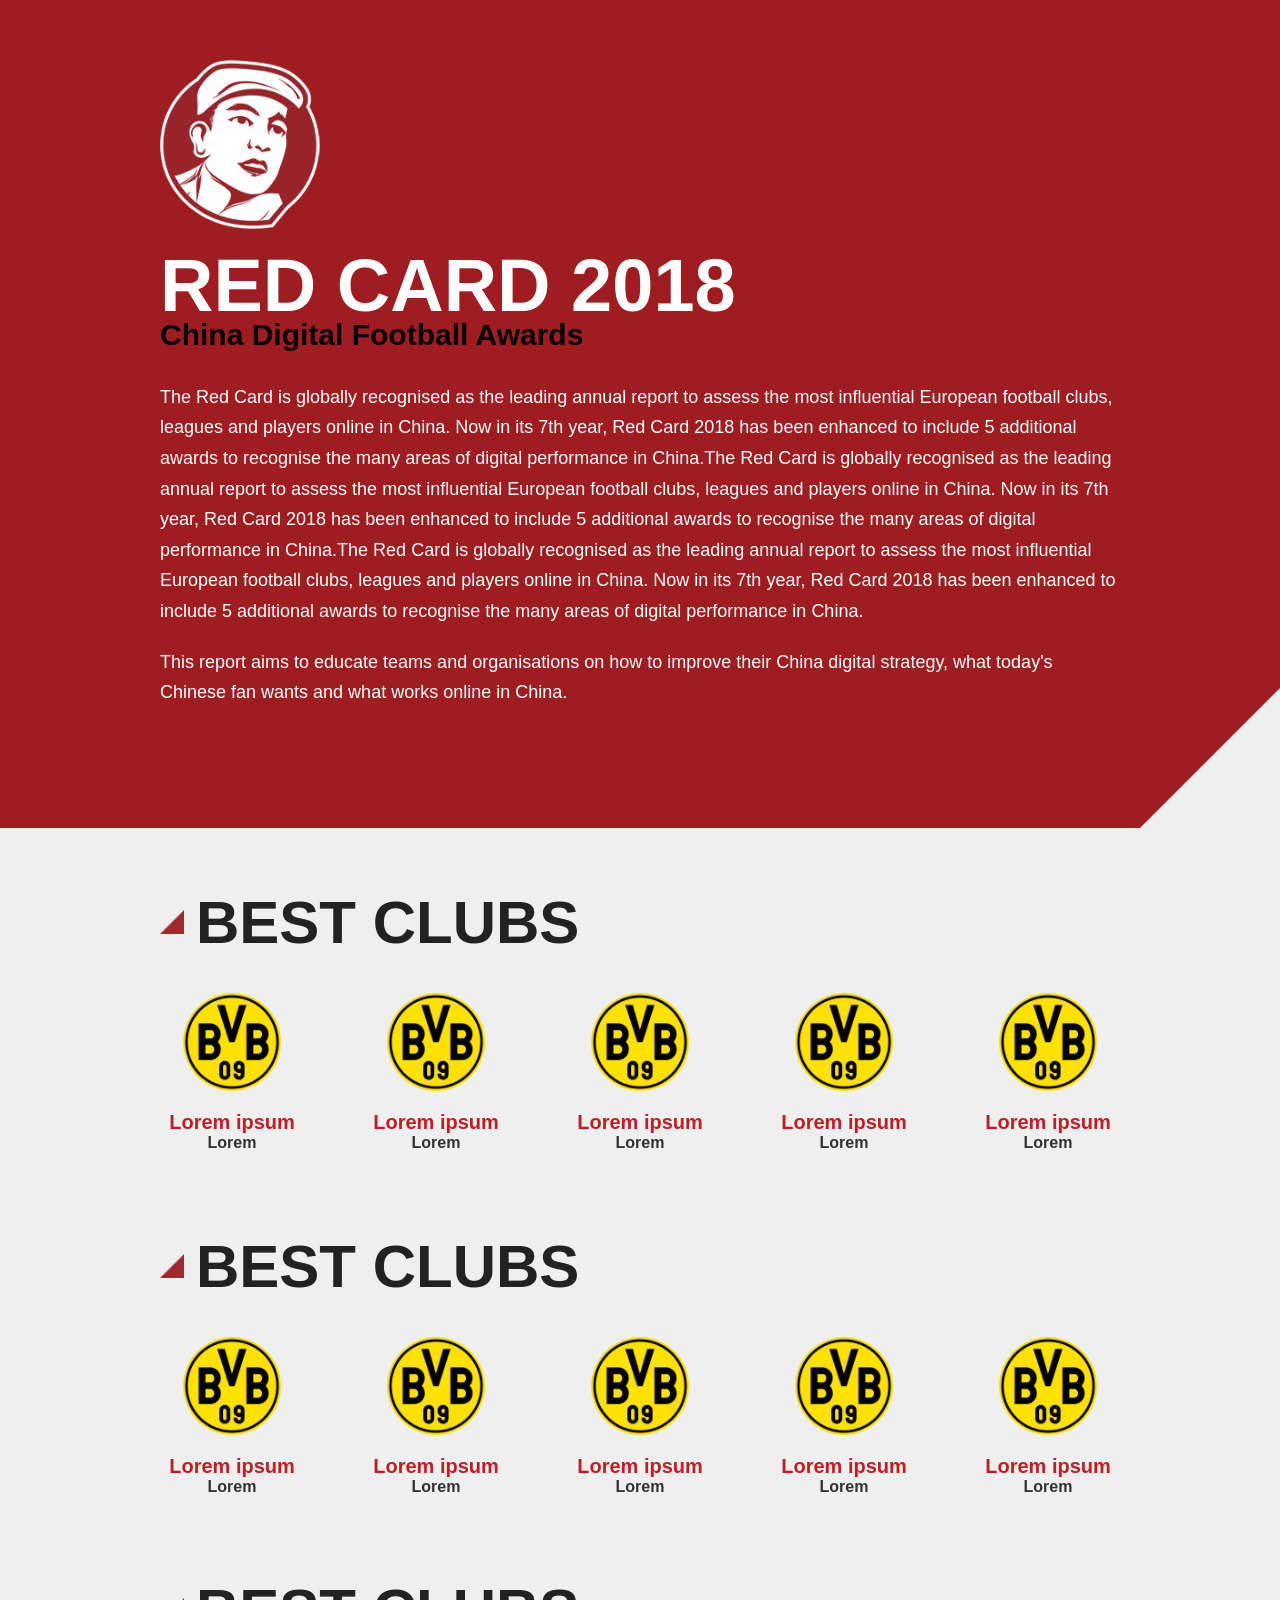
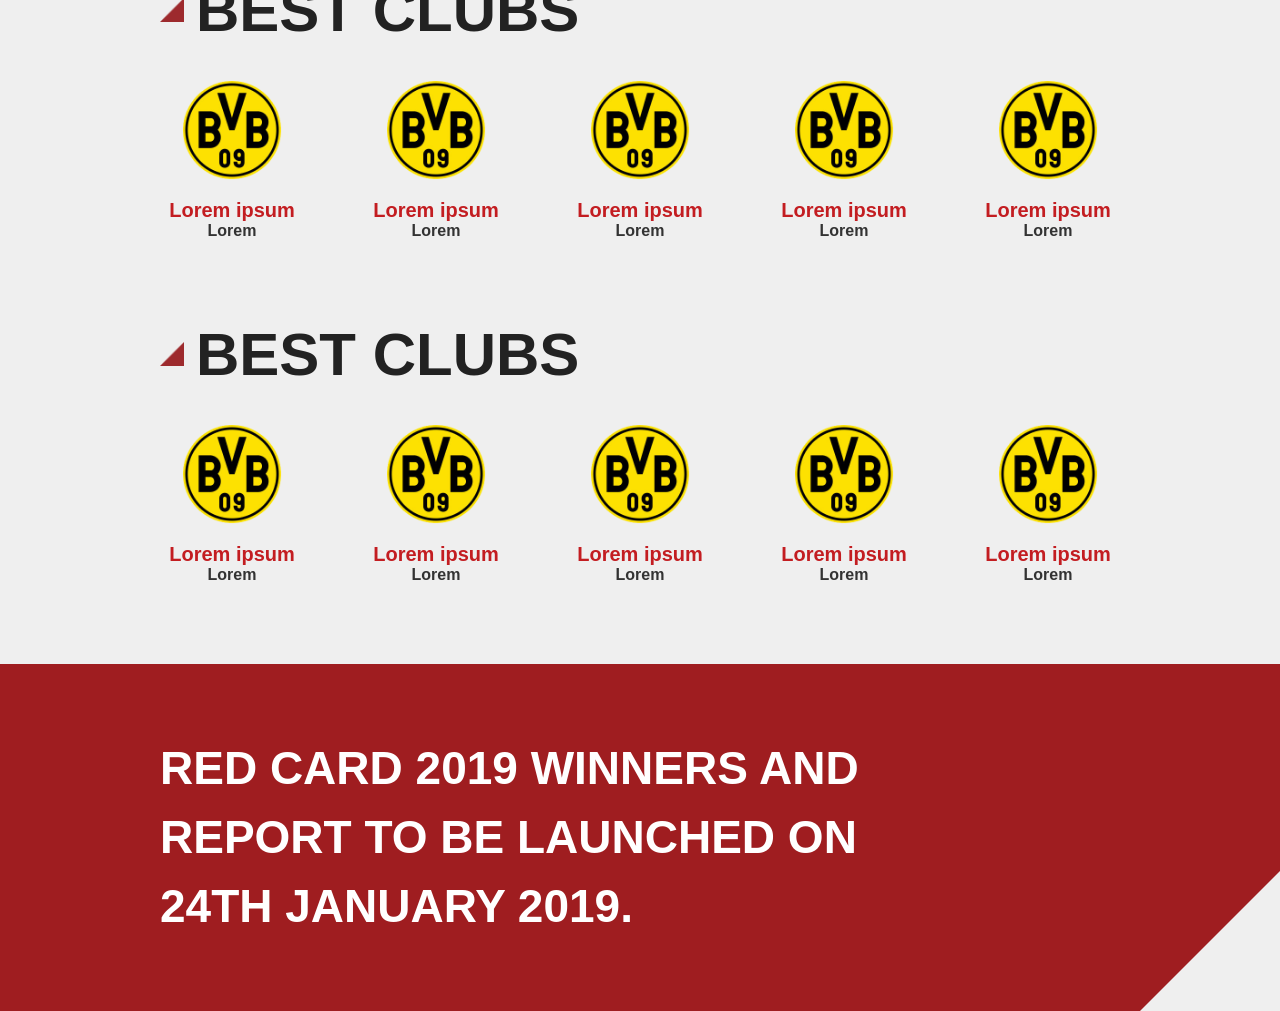
<file: task3/tassk-3-1.html>
<!DOCTYPE html>
<html lang="en">
<head>
    <meta charset="UTF-8">
    <meta name="viewport" content="width=device-width, initial-scale=1.0">
    <title>Red Card 2018</title>
    <link rel="stylesheet" href="style-3-1.css">
</head>

<body>

    <header class="hero">
        <div class="hero-container">

            <div class="hero-logo">
                <img src="images/logo.png" alt="Red Card Logo">
            </div>

            <h1 class="hero-title">RED CARD 2018</h1>
            <h2 class="hero-subtitle">China Digital Football Awards</h2>

            <p class="hero-text">
                The Red Card is globally recognised as the leading annual report to assess
                the most influential European football clubs, leagues and players online
                in China. Now in its 7th year, Red Card 2018 has been enhanced to include
                5 additional awards to recognise the many areas of digital performance
                in China.The Red Card is globally recognised as the leading annual report to assess
                the most influential European football clubs, leagues and players online
                in China. Now in its 7th year, Red Card 2018 has been enhanced to include
                5 additional awards to recognise the many areas of digital performance
                in China.The Red Card is globally recognised as the leading annual report to assess
                the most influential European football clubs, leagues and players online
                in China. Now in its 7th year, Red Card 2018 has been enhanced to include
                5 additional awards to recognise the many areas of digital performance
                in China.
            </p>

            <p class="hero-text">
                This report aims to educate teams and organisations on how to improve
                their China digital strategy, what today's Chinese fan wants and what
                works online in China.
            </p>

        </div>
    </header>



    <main class="main-content">

        
        <section class="club-section">

            <h3 class="section-title">
                <img src="images/icon_awards.png" alt="">
                BEST CLUBS
            </h3>

            <div class="club-list">

                <div class="club-item">
                    <img src="images/1.png" alt="BVB">
                    <p>Lorem ipsum</p>
                    <span>Lorem</span>
                </div>

                <div class="club-item">
                    <img src="images/1.png" alt="BVB">
                    <p>Lorem ipsum</p>
                    <span>Lorem</span>
                </div>

                <div class="club-item">
                    <img src="images/1.png" alt="BVB">
                    <p>Lorem ipsum</p>
                    <span>Lorem</span>
                </div>

                <div class="club-item">
                    <img src="images/1.png" alt="BVB">
                    <p>Lorem ipsum</p>
                    <span>Lorem</span>
                </div>

                <div class="club-item">
                    <img src="images/1.png" alt="BVB">
                    <p>Lorem ipsum</p>
                    <span>Lorem</span>
                </div>

            </div>

        </section>


        <section class="club-section">

            <h3 class="section-title">
                <img src="images/icon_awards.png" alt="">
                BEST CLUBS
            </h3>

            <div class="club-list">

                <div class="club-item">
                    <img src="images/1.png" alt="">
                    <p>Lorem ipsum</p>
                    <span>Lorem</span>
                </div>

                <div class="club-item">
                    <img src="images/1.png" alt="">
                    <p>Lorem ipsum</p>
                    <span>Lorem</span>
                </div>

                <div class="club-item">
                    <img src="images/1.png" alt="">
                    <p>Lorem ipsum</p>
                    <span>Lorem</span>
                </div>

                <div class="club-item">
                    <img src="images/1.png" alt="">
                    <p>Lorem ipsum</p>
                    <span>Lorem</span>
                </div>

                <div class="club-item">
                    <img src="images/1.png" alt="">
                    <p>Lorem ipsum</p>
                    <span>Lorem</span>
                </div>

            </div>

        </section>

        <section class="club-section">

            <h3 class="section-title">
                <img src="images/icon_awards.png" alt="">
                BEST CLUBS
            </h3>

            <div class="club-list">

                <div class="club-item">
                    <img src="images/1.png" alt="">
                    <p>Lorem ipsum</p>
                    <span>Lorem</span>
                </div>

                <div class="club-item">
                    <img src="images/1.png" alt="">
                    <p>Lorem ipsum</p>
                    <span>Lorem</span>
                </div>

                <div class="club-item">
                    <img src="images/1.png" alt="">
                    <p>Lorem ipsum</p>
                    <span>Lorem</span>
                </div>

                <div class="club-item">
                    <img src="images/1.png" alt="">
                    <p>Lorem ipsum</p>
                    <span>Lorem</span>
                </div>

                <div class="club-item">
                    <img src="images/1.png" alt="">
                    <p>Lorem ipsum</p>
                    <span>Lorem</span>
                </div>

            </div>

        </section>

        <section class="club-section">

            <h3 class="section-title">
                <img src="images/icon_awards.png" alt="">
                BEST CLUBS
            </h3>

            <div class="club-list">

                <div class="club-item">
                    <img src="images/1.png" alt="">
                    <p>Lorem ipsum</p>
                    <span>Lorem</span>
                </div>

                <div class="club-item">
                    <img src="images/1.png" alt="">
                    <p>Lorem ipsum</p>
                    <span>Lorem</span>
                </div>

                <div class="club-item">
                    <img src="images/1.png" alt="">
                    <p>Lorem ipsum</p>
                    <span>Lorem</span>
                </div>

                <div class="club-item">
                    <img src="images/1.png" alt="">
                    <p>Lorem ipsum</p>
                    <span>Lorem</span>
                </div>

                <div class="club-item">
                    <img src="images/1.png" alt="">
                    <p>Lorem ipsum</p>
                    <span>Lorem</span>
                </div>

            </div>

        </section>


    </main>
    
    <footer class="footer-banner">

        <div class="footer-container">
            <h2>
                RED CARD 2019 WINNERS AND REPORT TO BE LAUNCHED
                ON 24TH JANUARY 2019.
            </h2>
        </div>

    </footer>


</body>
</html>
</file>
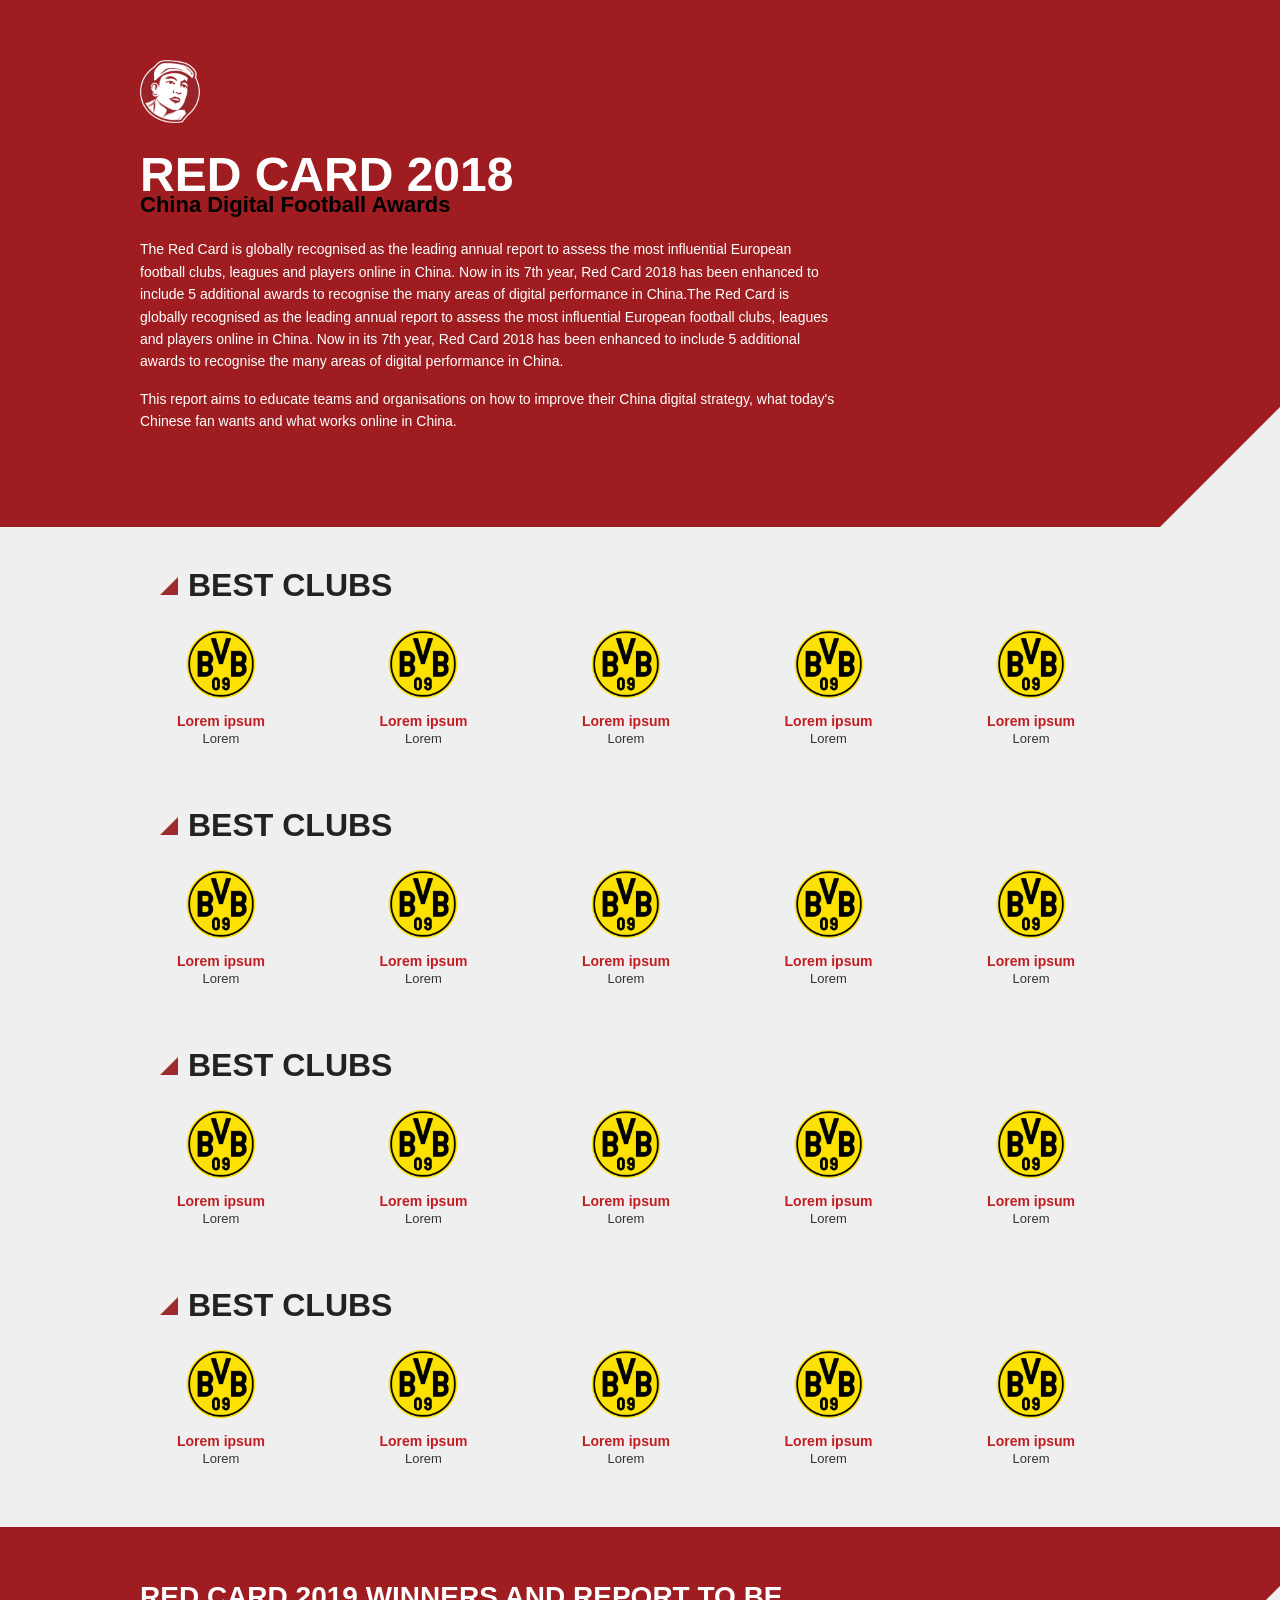
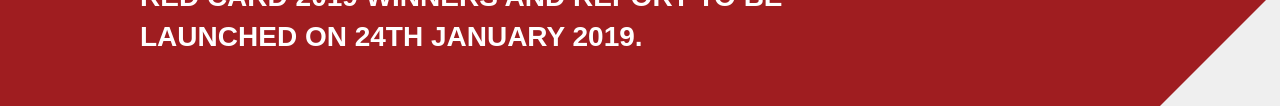
<file: task3/tassk-3.html>
<!DOCTYPE html>
<html lang="en">
<head>
    <meta charset="UTF-8">
    <meta name="viewport" content="width=device-width, initial-scale=1.0">
    <title>Red Card 2018</title>
    <link rel="stylesheet" href="style-3.css">
</head>

<body>

    <header class="hero">
        <div class="hero-container">

            <div class="hero-logo">
                <img src="images/logo.png" alt="Red Card Logo">
            </div>

            <h1 class="hero-title">RED CARD 2018</h1>
            <h2 class="hero-subtitle">China Digital Football Awards</h2>

            <p class="hero-text">
                The Red Card is globally recognised as the leading annual report to assess
                the most influential European football clubs, leagues and players online
                in China. Now in its 7th year, Red Card 2018 has been enhanced to include
                5 additional awards to recognise the many areas of digital performance
                in China.The Red Card is globally recognised as the leading annual report to assess
                the most influential European football clubs, leagues and players online
                in China. Now in its 7th year, Red Card 2018 has been enhanced to include
                5 additional awards to recognise the many areas of digital performance
                in China.
            </p>

            <p class="hero-text">
                This report aims to educate teams and organisations on how to improve
                their China digital strategy, what today's Chinese fan wants and what
                works online in China.
            </p>

        </div>
    </header>



    <main class="main-content">

        
        <section class="club-section">

            <h3 class="section-title">
                <img src="images/icon_awards.png" alt="">
                BEST CLUBS
            </h3>

            <div class="club-list">

                <div class="club-item">
                    <img src="images/1.png" alt="BVB">
                    <p>Lorem ipsum</p>
                    <span>Lorem</span>
                </div>

                <div class="club-item">
                    <img src="images/1.png" alt="BVB">
                    <p>Lorem ipsum</p>
                    <span>Lorem</span>
                </div>

                <div class="club-item">
                    <img src="images/1.png" alt="BVB">
                    <p>Lorem ipsum</p>
                    <span>Lorem</span>
                </div>

                <div class="club-item">
                    <img src="images/1.png" alt="BVB">
                    <p>Lorem ipsum</p>
                    <span>Lorem</span>
                </div>

                <div class="club-item">
                    <img src="images/1.png" alt="BVB">
                    <p>Lorem ipsum</p>
                    <span>Lorem</span>
                </div>

            </div>

        </section>


        <section class="club-section">

            <h3 class="section-title">
                <img src="images/icon_awards.png" alt="">
                BEST CLUBS
            </h3>

            <div class="club-list">

                <div class="club-item">
                    <img src="images/1.png" alt="">
                    <p>Lorem ipsum</p>
                    <span>Lorem</span>
                </div>

                <div class="club-item">
                    <img src="images/1.png" alt="">
                    <p>Lorem ipsum</p>
                    <span>Lorem</span>
                </div>

                <div class="club-item">
                    <img src="images/1.png" alt="">
                    <p>Lorem ipsum</p>
                    <span>Lorem</span>
                </div>

                <div class="club-item">
                    <img src="images/1.png" alt="">
                    <p>Lorem ipsum</p>
                    <span>Lorem</span>
                </div>

                <div class="club-item">
                    <img src="images/1.png" alt="">
                    <p>Lorem ipsum</p>
                    <span>Lorem</span>
                </div>

            </div>

        </section>

        <section class="club-section">

            <h3 class="section-title">
                <img src="images/icon_awards.png" alt="">
                BEST CLUBS
            </h3>

            <div class="club-list">

                <div class="club-item">
                    <img src="images/1.png" alt="">
                    <p>Lorem ipsum</p>
                    <span>Lorem</span>
                </div>

                <div class="club-item">
                    <img src="images/1.png" alt="">
                    <p>Lorem ipsum</p>
                    <span>Lorem</span>
                </div>

                <div class="club-item">
                    <img src="images/1.png" alt="">
                    <p>Lorem ipsum</p>
                    <span>Lorem</span>
                </div>

                <div class="club-item">
                    <img src="images/1.png" alt="">
                    <p>Lorem ipsum</p>
                    <span>Lorem</span>
                </div>

                <div class="club-item">
                    <img src="images/1.png" alt="">
                    <p>Lorem ipsum</p>
                    <span>Lorem</span>
                </div>

            </div>

        </section>

        <section class="club-section">

            <h3 class="section-title">
                <img src="images/icon_awards.png" alt="">
                BEST CLUBS
            </h3>

            <div class="club-list">

                <div class="club-item">
                    <img src="images/1.png" alt="">
                    <p>Lorem ipsum</p>
                    <span>Lorem</span>
                </div>

                <div class="club-item">
                    <img src="images/1.png" alt="">
                    <p>Lorem ipsum</p>
                    <span>Lorem</span>
                </div>

                <div class="club-item">
                    <img src="images/1.png" alt="">
                    <p>Lorem ipsum</p>
                    <span>Lorem</span>
                </div>

                <div class="club-item">
                    <img src="images/1.png" alt="">
                    <p>Lorem ipsum</p>
                    <span>Lorem</span>
                </div>

                <div class="club-item">
                    <img src="images/1.png" alt="">
                    <p>Lorem ipsum</p>
                    <span>Lorem</span>
                </div>

            </div>

        </section>


    </main>
    
    <footer class="footer-banner">

        <div class="footer-container">
            <h2>
                RED CARD 2019 WINNERS AND REPORT TO BE LAUNCHED
                ON 24TH JANUARY 2019.
            </h2>
        </div>

    </footer>


</body>
</html>
</file>
<file: JavaScript/style.css>
* {
    box-sizing: border-box;
    margin: 0;
    padding: 0;
}

body {
    background-color: #eef2f7;
    padding: 20px 0;
}

section {
    display: flex;
    flex-wrap: wrap;
    justify-content: center;
    gap: 30px;
    padding: 30px 20px;
}

.card {
    background: #ffffff;
    padding: 25px 20px;
    width: 300px;
    border-radius: 15px;
    box-shadow: 0 10px 25px rgba(0,0,0,0.12);
    text-align: center;
    transition: transform 0.3s, box-shadow 0.3s;
}

.card:hover {
    transform: translateY(-5px);
    box-shadow: 0 15px 30px rgba(0,0,0,0.2);
}

.card h3 {
    margin-bottom: 20px;
    color: #333;
    font-size: 1.2rem;
    letter-spacing: 0.5px;
}

.card input {
    width: 100%;
    padding: 12px;
    margin-bottom: 15px;
    border: 1px solid #ccc;
    border-radius: 10px;
    outline: none;
    font-size: 1rem;
    transition: border 0.3s;
}

.card button {
    width: 100%;
    padding: 12px;
    border: none;
    background-color: #45a049;
    color: white;
    border-radius: 10px;
    cursor: pointer;
    font-size: 1rem;
    font-weight: bold;
    transition: background 0.3s, transform 0.2s;
}

.card button:hover {
    background-color: #38943f;
    transform: scale(1.03);
}

.result {
    font-weight: bold;
    margin-top: 18px;
    color: #222;
}

.card.single-next {
    margin-bottom: 20px;
}

@media (max-width: 1000px) {
    section {
        gap: 20px;
    }
}

@media (max-width: 700px) {
    section {
        flex-direction: column;
        align-items: center;
        padding: 20px 10px;
    }

    .card {
        width: 90%;
    }
}
</file>
<file: task3-boostrap/style.css>
body{
background:#efefef;
font-family:Arial, Helvetica, sans-serif;
}


.hero{
background:#9f1d20;
color:white;
position:relative;
overflow:hidden;
}

.hero::after{
content:"";
position:absolute;
bottom:0;
right:0;
width:0;
height:0;
border-left:140px solid transparent;
border-bottom:140px solid #efefef;
}

.hero-logo{
width:150px;
}

.hero-title{
font-size:64px;
font-weight:800;
}

.hero-subtitle{
font-size:28px;
font-weight:800;
color:black;
}

.hero-text{
font-size:18px;
line-height:1.7;
}

.section-title{
font-size:42px;
font-weight:900;
display:flex;
align-items:center;
gap:10px;
}

.section-title img{
width:24px;
}

.club-item img{
width:90px;
}

.club-item p{
color:#c31d21;
font-weight:700;
font-size:18px;
}

.club-item span{
font-size:15px;
}

.footer-banner{
background:#9f1d20;
color:white;
position:relative;
overflow:hidden;
}

.footer-banner::after{
content:"";
position:absolute;
bottom:0;
right:0;
width:0;
height:0;
border-left:140px solid transparent;
border-bottom:140px solid #efefef;
}

.footer-banner h2{
font-size:40px;
font-weight:800;
max-width:700px;
}
</file>
<file: task4/style.css>
body {
    font-family: Arial;
    margin: 0;
}

* {
    box-sizing: border-box;
}

.container {
    max-width: 1200px;
    margin: auto;
    width: 100%;
}

.header {
    background: #fff;
}

.header-flex {
    display: flex;
    justify-content: space-between;
    align-items: center;
}

.header-contact {
    text-align: right;
    margin-right: 40px;
}

.header-contact p {
    color: #8d0f0f;
    font-weight: 800;
    border-bottom: 2px solid #ccc;
    padding-bottom: 5px;
    display: inline-block;
    margin: 0;
}

.header-contact h1 {
    font-size: 35px;
    margin: 5px 0;
}

.header-contact span {
    display: block;
    margin-top: 3px;
}

.hero {
    padding: 25px 20px;
}

.hero-grid {
    display: flex;
    gap: 20px;
    align-items: stretch;
}

.hero-left {
    width: 50%;
}

.hero-right {
    width: 50%;
}

.hero-left img {
    width: 100%;
    height: 100%;
}

.hero-left {
    box-shadow: 0 5px 5px rgba(0, 0, 0, 0.3);
    overflow: hidden;
}

.hero-right {
    background: url("images/form_bg.jpg");
    background-size: cover;
    padding: 25px;
    position: relative;
    box-shadow: 0 0 5px rgba(0, 0, 0, 0.3);
}

.hero-title {
    display: flex;
    align-items: flex-start;
    gap: 15px;
}

.question-label {
    background: #8d0f0f;
    color: white;
    font-size: 20px;
    padding: 7px 20px;
    font-weight: bold;
    position: absolute;
    top: 1px;
    left: 1px;
}

.hero-right h2 {
    margin: -10px 0 0 250px;
    font-size: 20px;
}

.hero-right h2 span {
    font-size: 30px;
    color: #1a4f8f;
}

.hero-form {
    width: 50%;
}

.hero-form label {
    width: 50px;
    display: inline-block;
    font-size: 13px;
}

.form-row {
    display: flex;
    align-items: center;
    margin-bottom: 6px;
    width: 100%;
}

.hero-form input {
    flex: 1;
    padding: 6px;
}

.hero-right textarea {
    width: 100%;
    height: 50px;
    margin-top: 10px;
    padding: 8px;
}

.form-img {
    display: flex;
}

.img-confidential {
    margin-left: 10%;
    margin-top: 5%;
    rotate: 25deg;
}

.hero-bottom {
    display: flex;
    justify-content: space-between;
    align-items: center;
    margin-top: 15px;
}


.btn-red {
    background: #8d0f0f;
    color: white;
    border: none;
    padding: 15px 20px;
    cursor: pointer;
    display: inline-flex;
    align-items: center;
    gap: 8px;
}


.info-section {
    padding: 30px 20px;
}

.info-grid {
    display: flex;
    justify-content: space-between;
    align-items: stretch;
    flex-wrap: wrap;
    gap: 20px;
}


.info-col {
    display: flex;
    flex: 1 1 calc(33.33% - 20px);
}


.info-card {
    background: #fff;
    padding: 20px;
    display: flex;
    flex-direction: row;
    gap: 15px;
    align-items: center;
    flex: 1;
}


.info-col.col-3 .info-card {
    flex-direction: column;
    text-align: center;
}


.info-card .icon,
.info-card .icons {
    width: max-content;
    display: flex;
    justify-content: center;
    align-items: center;
    gap: 15px;
}

.info-card .icon img,
.info-card .icons img {
    width: 100%;
    height: auto;
}


.info-card .card-text {
    flex: 0 0 65%;
    display: flex;
    flex-direction: column;
}


.info-col.col-2 {
    border-left: 1px solid #ccc;
    border-right: 1px solid #ccc;
    box-sizing: border-box;
    padding-left: 5px;
    padding-right: 5px;
    flex-direction: column;
    gap: 15px;
}



.info-col.col-2 .info-card:not(:last-child) {
    border-bottom: 1px solid #ccc;
}

.info-card h3 {
    font-family: 'Times New Roman', Times, serif;
    font-size: 18px;
    color: #1a1a1a;
    margin: 0;
    margin-bottom: 10px;
}

.info-card h3 span {
    font-family: 'Times New Roman', Times, serif;
    color: #8d0f0f;
}

.info-card .highlight {
    font-weight: bold;
    color: #8d0f0f;
    margin-bottom: 10px;
}

.info-card p {
    font-size: 14px;
    color: #555;
    margin: 0;
    margin-bottom: 10px;
    padding-right: 25px;
}

.btn-card {
    display: inline-flex;
    align-items: center;
    justify-content: center;
    gap: 8px;
    padding: 10px 20px;
    background: #8d0f0f;
    color: #fff;
    border: none;
    box-shadow: 4px 4px 10px rgba(0, 0, 0, 0.25);
    max-width: fit-content;
    text-align: center;
    cursor: pointer;
    position: relative;
    margin-top: 0;
}



.btn-card:hover {
    background: #a11919;
    box-shadow: 6px 6px 12px rgba(0, 0, 0, 0.3);
}

.info-col.col-1 .btn-card {
    align-self: flex-end;
}

.info-col.col-2 .btn-card {
    align-self: center;
}

.info-col.col-3 .btn-card {
    align-self: flex-end;
}

.main-container {
    background-color: #fff;
    display: flex;
    max-width: 1200px;
    margin: 40px auto;
    gap: 20px;
}

.sidebar {
    width: 25%;
}

.main-container h3 {
    font-family: 'Times New Roman', Times, serif;
    font-size: 25px;
    color: #1a1a1a;
    margin: 0;
    margin-bottom: 10px;
}

.main-container h3 span {
    font-family: 'Times New Roman', Times, serif;
    color: #8d0f0f;
}

.main-container {
    display: flex;
    flex-wrap: wrap;/
}

.left-sidebar,
.right-sidebar {
    flex: 1 1 calc(25% - 20px);
}

.main-content {
    flex: 2 1 calc(50% - 20px);
}

.main-content {
    /* width: 50%; */
    background: #fff;
    padding: 20px;
    margin-top: 0;
}

.main-content h1 {
    margin-top: 0;
    font-family: 'Times New Roman', Times, serif;
}

.sidebar-title {
    text-transform: uppercase;
    margin-bottom: 15px;
    font-weight: bold;
}

.practice-item {
    display: flex;
    margin-bottom: 10px;
    background: #868585;
}

.bar {
    width: 8px;
}

.bar img {
    width: 100%;
    height: 100%;
    object-fit: cover;
    display: block;
}

.practice-content {
    padding: 12px;
    width: 100%;
    display: flex;
    flex-direction: column;
}

.practice-content h4 {
    font-size: 22px;
    font-weight: 800;
    color: white;
    margin: 0 0 8px 0;
}

.learn-more {
    font-size: 18px;
    font-weight: 700;
    text-decoration: none;
    color: #ffffff;
    display: flex;
    align-items: center;
    gap: 5px;
    margin-left: auto;
}

.learn-more img {
    width: 20px;
    height: 20px;
}

.widget {
    background: #fff;
    padding: 15px;
    margin-bottom: 15px;
}

.widget p {
    font-size: 13px;
    margin-bottom: 10px;
}

.btn {
    background: #a30000;
    color: #fff;
    border: none;
    padding: 8px 12px;
    cursor: pointer;
    font-size: 12px;
}

.btn span {
    margin-left: 5px;
}

.badges {
    display: flex;
    flex-direction: column;
    align-items: center;
}

.badges img {
    width: 50%;
    margin-bottom: 10px;
}

.social {
    margin-top: 20px;
}

.social h3 {
    text-align: center;
    margin-bottom: 10px;
}

.social-icons {
    display: flex;
    justify-content: center;
    gap: 8px;
}

.social-icons a {
    display: flex;
    justify-content: center;
    align-items: center;
    width: 30px;
    height: 30px;
    background: #333;
    color: #fff;
    text-decoration: none;
}

img {
    max-width: 100%;
    height: auto;
}

.navbar {
    background: #8d0f0f;
    position: relative;
}

.nav-wrapper {
    display: flex;
    justify-content: flex-end;
    align-items: center;
}

.nav-menu {
    display: flex;
    list-style: none;
    margin: 0;
    padding: 0;
}

.nav-menu li {
    padding: 15px 20px;
}

.nav-menu a {
    color: white;
    text-decoration: none;
}

.menu-toggle {
    display: none;
    width: 50px;
    cursor: pointer;
}
/* .info-grid {
    display: grid;
    grid-template-columns: repeat(3, 1fr);
    gap: 20px;
} */
@media (max-width: 992px) {
    .navbar .container {
        display: flex;
        justify-content: center;
        align-items: center;
    }

    .menu-toggle {
        display: block;
    }

    .nav-menu {
        display: none;
        flex-direction: column;
        position: absolute;
        top: 50px;
        left: 0;
        width: 100%;
        background: #8d0f0f;
    }

    .nav-menu.active {
        display: flex;
    }

    .nav-menu li {
        width: 100%;
        text-align: center;
        border-top: 1px solid rgba(255, 255, 255, 0.2);
    }

    .hero-grid {
        flex-direction: column;
    }

    .hero-left,
    .hero-right {
        width: 100%;
    }

    .hero-right h2 {
        margin: 10px 0;
    }

    .form-img {
        flex-direction: row;
    }

    .hero-form {
        width: 100%;
    }

    .img-confidential {
        width: 100%;
        margin: 10px auto;
        text-align: center;
        rotate: 15deg;
    }

    .info-col {
        flex: 1 1 calc(50% - 20px);
    }

    .info-col:last-child {
        flex: 1 1 100%;
    }
    

    .left-sidebar,
    .right-sidebar {
        flex: 1 1 calc(50% - 20px);
        padding: 20px;
    }

    .main-content {
        flex: 1 1 50%;
    }

    .badges {
        width: 50%;
        display: flex;
        flex-direction: row;
        align-items: center;
        justify-content: center;
        margin-left: 20%;
    }
    .right-sidebar .wid{
        display: flex;
    }
    
}

@media (max-width: 600px) {

    .header-flex {
        flex-direction: column;
        text-align: center;
        gap: 10px;
    }

    .header-contact {
        margin-right: 0;
        text-align: center;
    }

    .header-contact h1 {
        font-size: 24px;
    }


    .hero {
        padding: 15px;
    }

    .hero-right {
        padding: 15px;
    }

    .hero-right h2 span {
        font-size: 24px;
    }

    .form-row {
        flex-direction: column;
        align-items: flex-start;
    }

    .hero-form label {
        width: 100%;
        margin-bottom: 3px;
    }

    .hero-bottom {
        flex-direction: column;
        gap: 10px;
        align-items: flex-start;
    }

    .btn-red {
        width: 100%;
        justify-content: center;
    }

    .practice-content h4 {
        font-size: 18px;
    }

    .learn-more {
        font-size: 14px;
    }
    .right-sidebar .wid{
        display: flex;
        flex-direction: column;
        justify-content: center;
        align-items: center;
    }
    
}
</file>
<file: task2/style-task2.css>
/* 
*{
  margin:0;
  padding:0;
  box-sizing:border-box;
}

body{
  font-family: Arial, Helvetica, sans-serif;
  background:#f4f4f4;
  color:#333;
  overflow-x:hidden;
}


section{
  max-width:1200px;
  margin:auto;
  padding: 10px 20px;
  position:relative;
  overflow:hidden;
}

.hero{
  display:flex;
  align-items:center;
  justify-content:center;
  flex-wrap: wrap;
  text-align:center;
}

.hero-left{
  max-width:500px;
  margin:0 auto;
}

.hero-right{
  max-width:600px;
  margin:20px auto 0;
}

.hero-right img{
  width:100%;
  max-width:600px;
}

.logo{
  width:220px;
  margin-bottom:20px;
}

.tagline{
  font-size:22px;
  font-weight:700;
  letter-spacing:2px;
  margin-bottom:15px;
}

.subtext{
  font-size:16px;
  line-height:1.8;
  color:#555;
  margin-bottom:25px;
}

.store-buttons img{
  height:45px;
  margin-right:10px;
  cursor:pointer;
}


.channels{
  display:flex;
  align-items:center;
  justify-content:space-between;
  flex-wrap:wrap;
  margin-top:-100px;
  text-align:center;
}

.channels-image{ width:100%; max-width:600px; margin:auto; }
.channels-image img{ width:100%; }

.channels-text{
  width:100%;
  max-width:400px;
  margin:auto;
  text-align:center;
}

.channels-text h2{
  font-size:24px;
  letter-spacing:3px;
  margin-bottom:15px;
}

.channels-text p{
  color:#555;
  font-size:16px;
  line-height:1.8;
  margin:0 auto;
  max-width:350px;
}


.messages{
  display:flex;
  align-items:center;
  justify-content:space-between;
  flex-wrap:wrap;
  margin-top:-100px;
  text-align:center;
}

.messages-text{
  width:100%;
  max-width:400px;
  margin:auto;
  text-align:center;
}

.messages-text h2{
  font-size:24px;
  letter-spacing:3px;
  margin-bottom:15px;
}

.messages-text p{
  color:#555;
  font-size:16px;
  line-height:1.8;
  margin:0 auto;
  max-width:350px;
}

.messages-image{
  width:100%;
  max-width:600px;
  margin:auto;
  text-align:center;
}

.messages-image img{
  width:100%;
}




.future{
  display:flex;
  align-items:center;
  flex-wrap:wrap;
  margin-top:-100px;
  text-align:center;
}

.future-image{ width:100%; max-width:600px; margin:auto; }
.future-image img{ width:100%; }

.future-right{
  width:100%;
  max-width:400px;
  margin:auto;
  text-align:center;
}
.future-right img{
  width: 100%;
  margin-left:-50px;
  width: 400px;
}

.future-text{
  width:100%;
  max-width:400px;
  margin:auto;
  text-align:center;
}

.future-text h2{
  font-size:24px;
  letter-spacing:3px;
  margin-bottom:15px;
}

.future-text p{
  color:#555;
  font-size:16px;
  line-height:1.8;
  margin:0 auto;
  max-width:350px;
}
.future-text img{
  width: 100%;
  margin:0 auto;
}



/* .wave {
  position:absolute;
  top:-300px;
  left:0;
  width:100vw;          
  height:700px;
  border-radius:50%;
  z-index:-1;
  background:#ededed;
}

.wave-left {
  transform:rotate(-10deg);
}

.wave-right {
  transform:rotate(10deg);
} 

footer{
  text-align:center;
  padding:80px 20px 50px;
}

footer p{
  margin:12px 0;
  color:#666;
  font-size:16px;
  line-height:1.8;
}

footer a{
  color:#2a7ae2;
  text-decoration:none;
  font-weight:600;
}

.footer-logo{
  width:60px;
  margin-top:25px;
}

 */

 /* Reset & Base Styles */
/* Reset & Base Styles */
/* Base Reset */
* {
  margin: 0;
  padding: 0;
  box-sizing: border-box;
}

body {
  font-family: Arial, Helvetica, sans-serif;
  background: #f4f4f4;
  color: #333;
  overflow-x: hidden;
  line-height: 1.6;
}

/* Sections Full Width */
section {
  width: 100%;
  padding: 10px 40px;
  display: flex;
  flex-wrap: wrap;
  justify-content: center;
  align-items: center;  /* center vertically */
  
}

/* Hero Section */
.hero {
  min-height: 80vh; /* takes most of viewport height */
  text-align: center;
}

.hero-left, .hero-right {
  flex: 1 1 400px;
}

.hero-left {
  max-width: 500px;
}

.hero-right {
  max-width: 600px;
}

.hero-left .logo {
  width: 220px;
  margin-bottom: 20px;
}

.tagline {
  font-size: 22px;
  font-weight: 700;
  letter-spacing: 2px;
  margin-bottom: 15px;
}

.subtext {
  font-size: 16px;
  color: #555;
  margin-bottom: 25px;
}

.store-buttons img {
  height: 45px;
  margin-right: 10px;
  cursor: pointer;
}

.hero-right img {
  width: 100%;
  display: block;
}

/* Reusable Section */
.section-flex {
  flex-wrap: wrap;
  justify-content: center;
  align-items: center; /* center vertically */
  gap: 40px;
  min-height: 60vh;
}

.section-text {
  flex: 1 1 300px;
  max-width: 450px;
  text-align: center;
}

.section-text h2 {
  font-size: 28px;
  letter-spacing: 2px;
  margin-bottom: 15px;
}

.section-text p {
  color: #555;
  font-size: 16px;
  max-width: 100%;
  margin-bottom: 20px;
}
.section-text img{
  flex: 1 1 300px;
  max-width: 600px;
}
.section-image {
  flex: 1 1 300px;
  max-width: 600px;
}

.section-image img {
  width: 100%;
  display: block;
}

/* Footer */
footer {
  text-align: center;
  padding: 80px 40px 50px;
}

footer p {
  margin: 12px 0;
  color: #666;
  font-size: 16px;
}

footer a {
  color: #2a7ae2;
  text-decoration: none;
  font-weight: 600;
}

.footer-logo {
  width: 60px;
  margin-top: 25px;
}

/* Responsive */
@media (max-width: 1024px) {
  section {
    padding: 60px 30px;
  }

  .section-text, .section-image {
    flex: 1 1 100%;
    text-align: center;
  }
}

@media (max-width: 768px) {
  section {
    padding: 40px 20px;
    gap: 30px;
  }

  .tagline {
    font-size: 20px;
  }

  .section-text h2 {
    font-size: 24px;
  }
}
</file>
<file: task3/style-3-2.css>
* {
    margin: 0;
    padding: 0;
    box-sizing: border-box;
    font-family: Arial, Helvetica, sans-serif;
}

body {
    background: #eee;
    color: white;
}

.header {
    height: 100px;
    background: white;
    display: flex;
    align-items: center;
    padding-left: 40px;
}

.logo {
    width: 70px;
}

.main {
    display: flex;
    justify-content: space-between;
    background: #8d2d2a;
    color: white;
    padding: 50px 100px;
    border-left: 15px solid white;
    position: relative;
    overflow: hidden;
}

.main::after {
    content: "";
    position: absolute;
    bottom: 0;
    right: 0;
    border-left: 80px solid transparent;
    border-bottom: 80px solid #efefef;
}


.left {
    width: 40%;
    margin-top: 140px;
}

.left h1 {
    font-size: 65px;
    margin-bottom: 20px;
    font-weight: 800;
}

.left p {
    margin-bottom: 25px;
    line-height: 1.6;
}

.left h3 {
    font-weight: bold;
    color: black;
}

.left .extra-pluses {
    display: flex;
    gap: 15px;
    margin-top: 20px;
}

.left .extra-pluses div {
    width: 20px;
    height: 20px;
    background: white;
    color: black;
    font-weight: bold;
    font-size: 12px;
    display: flex;
    align-items: center;
    justify-content: center;
    cursor: pointer;
    border: 2px solid black;
}


.right {
    width: 40%;
}


.form {
    display: flex;
    flex-direction: column;
}

.inputs input{
    display: flex;
    flex-direction: column;
    padding: 10px;
    margin-bottom: 15px;
    background: transparent;
    border: 1px solid white;
    color: white;
    font-size: 14px;
    width: 100%;
}

input::placeholder {
    color: white;
}


textarea {
    width: 100%;
    height: 60px;
    padding: 10px;
    margin-bottom: 10px;
    background: transparent;
    border: 1px solid white;
    color: white;
    font-size: 14px;
}

textarea::placeholder {
    color: white;
}

.awards h2 {
    color: black;
    margin-bottom: 10px;
    font-size: 16px;
}

.small {
    font-size: 12px;
    margin-bottom: 15px;
}

.award-options {
    display: flex;
    align-items: center;
    justify-content: space-between; 
    
}

.award-options input[type="checkbox"] {
    cursor: pointer;
}

.award-options label {
    font-size: 12px;
    margin-left: 5px;
}
.checkbox-label {
    display: flex;
    align-items: center;
    gap: 5px; 
}

.plus-inline {
    width: 15px;
    height: 15px;
    padding: 0;
    border: 1px solid #ccc;
    background: white;
    color: grey;
    font-weight: bold;
    font-size: 12px;
    display: flex;
    align-items: center;
    justify-content: center;
    cursor: pointer;
    line-height: 1;
    flex-shrink: 0;
    position: relative;
    top: -10px;
    margin-right: 170px;
}

button {
    margin-top: 20px;
    padding: 12px;
    border: none;
    background: white;
    color: black;
    font-size: 14px;
    cursor: pointer;
}

.left .plus-inline{
    margin-left: 400px;
}

@media screen and (max-width: 1024px) {
    .main {
        flex-direction: column;
        padding: 30px 50px;
    }

    .left,
    .right {
        width: 100%;
        margin-top: 20px;
    }

    .left .plus-inline {
        margin-left: 0;
        margin-top: 10px;
    }
}

@media screen and (max-width: 768px) {
    .inputs {
        display: flex;
        flex-direction: column;
    }

    .inputs input {
        width: 100%;
    }

    .award-options {
        flex-direction: row; 
        justify-content: flex-start; 
        gap: 20px;
    }

    .plus-inline {
        margin-left: auto; /* push plus to right edge */
    }
}

@media screen and (max-width: 480px) {
    .left h1 {
        font-size: 36px;
    }

    .left p,
    .left h3 {
        font-size: 14px;
    }

    .inputs input,
    textarea {
        font-size: 12px;
        padding: 8px;
    }

    .plus-inline {
        width: 12px;
        height: 12px;
        font-size: 10px;
    }

    button {
        font-size: 12px;
        padding: 10px;
    }
}
</file>
<file: task3/style-3-1.css>
*{
    margin:0;
    padding:0;
    box-sizing:border-box;
}

body{
    font-family: Arial, Helvetica, sans-serif;
    background:#efefef;
    color:#222;
}



.hero{
    background:#9f1d20;
    color:white;
    padding:40px 40px 100px;
    position:relative;
    overflow:hidden;
}

.hero::after{
    content:"";
    position:absolute;
    bottom:0;
    right:0;
    width:0;
    height:0;
    border-left:140px solid transparent;
    border-bottom:140px solid #efefef;
}

.hero-container{
    max-width:1000px;
    margin:20px auto 0;
    padding:0 20px;
}

.hero-logo img{
    width:160px;
    margin-bottom:10px;
}

.hero-title{
    font-size:74px;
    font-weight:800;
    margin-bottom:-10px;
}

.hero-subtitle{
    font-size:30px;
    margin-bottom:30px;
    color:#000000;
    font-weight:800;
}

.hero-text{
    max-width:100%;
    line-height:1.7;
    margin-bottom:20px;
    font-size:18px;
}

.main-content{
    max-width:1000px;
    margin:auto;
    padding:60px 20px 0 20px;
}

.section-title{
    display:flex;
    align-items:center;
    gap:12px;
    font-size:60px;
    font-weight:900;
    margin-bottom:35px;
}

.section-title img{
    width:24px;
}

.club-section{
    margin-bottom:80px;
}

.club-list{
    display:flex;
    justify-content:space-between;
    flex-wrap:wrap;
}

.club-item{
    text-align:center;
    width:15%;
}

.club-item img{
    width:100px;
    margin-bottom:15px;
}

.club-item p{
    color:#c31d21;
    font-weight:900;
    font-size:20px;
}

.club-item span{
    font-size:16px;
    font-weight: 900;
    color:#333;
}


.footer-banner{
    background:#9f1d20;
    color:white;
    padding:70px 40px;
    margin-top:80px;
    position: relative;
    overflow: hidden;
}

.footer-banner::after{
    content:"";
    position:absolute;
    bottom:0;
    right:0;
    width:0;
    height:0;
    border-left:140px solid transparent;
    border-bottom:140px solid #efefef;
}

.footer-container{
    max-width:1000px;
    margin:auto;
    padding:0 20px;
}

.footer-banner h2{
    font-size:46px;
    font-weight:800;
    max-width:800px;
    line-height:1.5;
}
</file>
<file: task3/style-3.css>
*{
    margin:0;
    padding:0;
    box-sizing:border-box;
}

body{
    font-family: Arial, Helvetica, sans-serif;
    background:#efefef;
    color:#222;
}


.hero{
    background:#9f1d20;
    color:white;
    padding:60px 20px 80px;
    position:relative;
    overflow:hidden;
}
.hero::after{
    content:"";
    position:absolute;
    bottom:0;
    right:0;
    width:0;
    height:0;
    border-left:120px solid transparent;
    border-bottom:120px solid #efefef;
}

.hero-container{
    max-width:1000px;
    margin:auto;
}

.hero-logo img{
    width:60px;
    margin-bottom:20px;
}

.hero-title{
    font-size:48px;
    font-weight:800;
    margin-bottom: -10px;
}

.hero-subtitle{
    font-size:22px;
    margin-bottom:20px;
    color: #000000;
    font-weight: 800;
}

.hero-text{
    max-width:700px;
    line-height:1.6;
    margin-bottom:15px;
    font-size:14px;
}


.main-content{
    max-width:1000px;
    margin:auto;
    padding:40px 20px 0px 20px;
}


.section-title{
    display:flex;
    align-items:center;
    gap:10px;
    font-size:32px;
    font-weight:900;
    margin-bottom:25px;
}

.section-title img{
    width:18px;
}


.club-section{
    margin-bottom:60px;
    
}


.club-list{
    display:flex;
    justify-content:space-between;
    flex-wrap:wrap;
    margin-left:-28px;
}


.club-item{
    text-align:center;
    width:18%;
}

.club-item img{
    width:70px;
    margin-bottom:10px;
}

.club-item p{
    color:#c31d21;
    font-weight:700;
    font-size:14px;
}

.club-item span{
    font-size:13px;
    color:#333;
}


.footer-banner{
    background:#9f1d20;
    color:white;
    padding:50px 20px;
    margin-top:60px;
    position: relative;
    overflow: hidden;
}
.footer-banner::after{
    content:"";
    position:absolute;
    bottom:0;
    right:0;
    width:0;
    height:0;
    border-left:120px solid transparent;
    border-bottom:120px solid #efefef;
}
.footer-container{
    max-width:1000px;
    margin:auto;
}

.footer-banner h2{
    font-size:28px;
    font-weight:800;
    max-width:700px;
    line-height:1.4;
}
</file>
